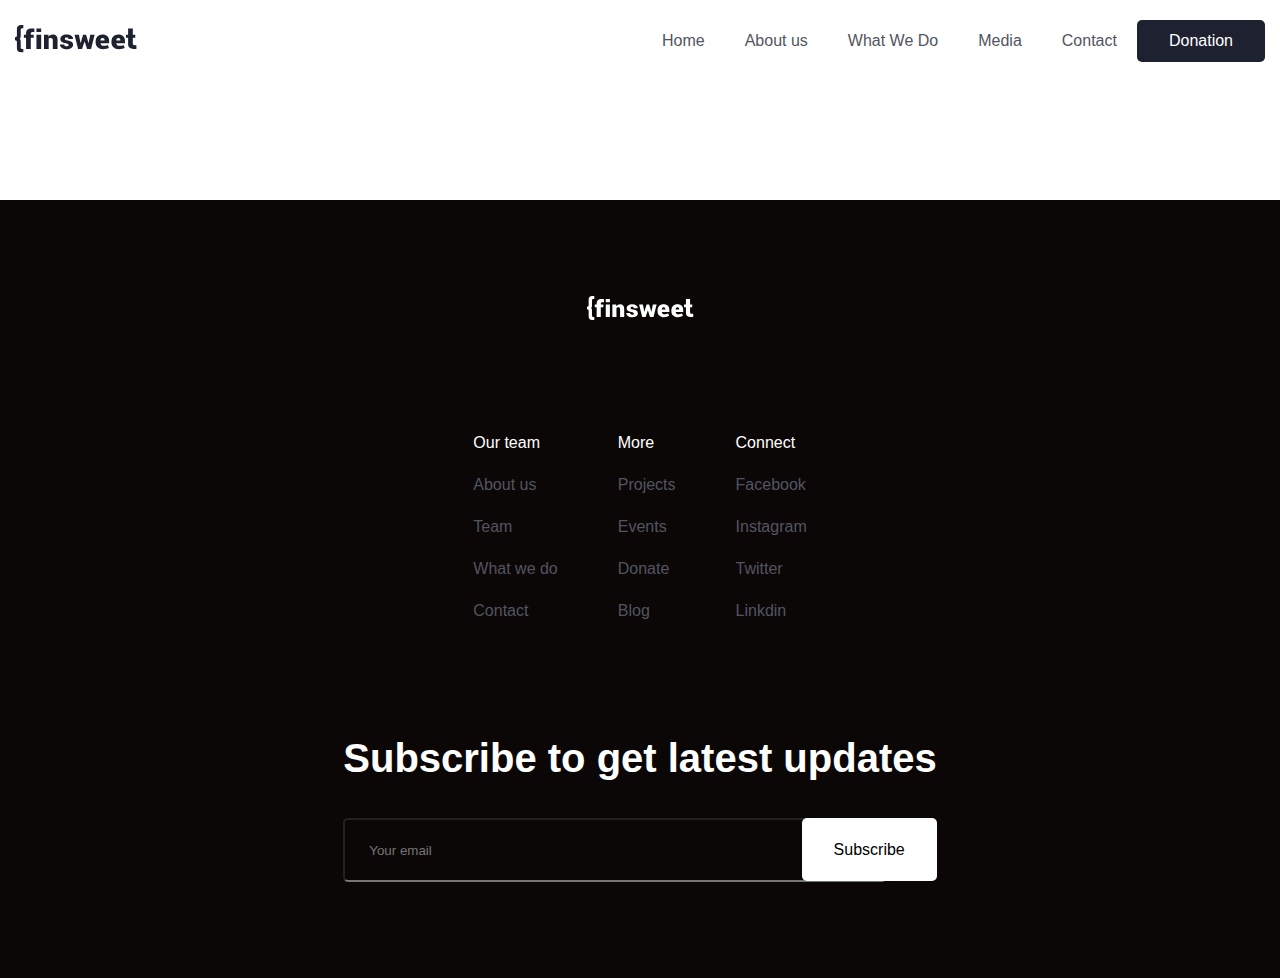
<file: index.html>
<!DOCTYPE html>
<html lang="en">
  <head>
    <meta charset="UTF-8" />
    <meta name="viewport" content="width=device-width, initial-scale=1.0" />
    <title>Home Page</title>
    <link rel="stylesheet" href="./css/style.css" />
  </head>
  <body>
    <header>
      <nav>
        <div class="container">
          <div class="nav-brand">
            <img src="./images/Logo.svg" alt="logo?" />
            <img id="hamburger" src="./images/hamburger.svg" alt="menu" />
          </div>
          <div class="menu">
            <ul class="menu-link nav-menu">
              <li>
                <a class="menu-link-a" href="#">Home</a>
              </li>
              <li>
                <a class="menu-link-a" href="./html/about.html">About us</a>
              </li>
              <li>
                <a class="menu-link-a" href="./html/what.html">What We Do</a>
              </li>
              <li>
                <a class="menu-link-a" href="./html/media.html">Media</a>
              </li>
              <li>
                <a class="menu-link-a" href="./html/contact.html">Contact</a>
              </li>
            </ul>
            <a class="don" href="./html/donation.html">Donation</a>
          </div>
        </div>
      </nav>
    </header>

    <footer>
      <div class="container-footer">
        <div class="footer-brand">
          <img src="./images/Logowhite.svg" alt="logo?" />
        </div>
        <div class="footer-menu">
          <div class="footer-menu_link">
            <a class="our-team" href="#">Our team</a>
            <a class="footer-menu_linka" href="./html/about.html">About us</a>
            <a class="footer-menu_linka" href="./html/team.html">Team</a>
            <a class="footer-menu_linka" href="./html/what.html">What we do</a>
            <a class="footer-menu_linka" href="./html/contact.html">Contact</a>
          </div>
          <div class="footer-menu_link">
            <a class="our-team" href="#">More</a>
            <a class="footer-menu_linka" href="./html/project.html">Projects</a>
            <a class="footer-menu_linka" href="./html/event.html">Events</a>
            <a class="footer-menu_linka" href="./html/donation.html">Donate</a>
            <a class="footer-menu_linka" href="./html/blog.html">Blog</a>
          </div>
          <div class="footer-menu_link">
            <a class="our-team" href="#">Connect</a>
            <a class="footer-menu_linka" href="#">Facebook</a>
            <a class="footer-menu_linka" href="#">Instagram</a>
            <a class="footer-menu_linka" href="#">Twitter</a>
            <a class="footer-menu_linka" href="#">Linkdin</a>
          </div>
        </div>
        <div class="footer-inputs">
          <h1 class="footer-inputs-text">Subscribe to get latest updates</h1>
          <form class="form">
            <input class="footer-input" type="text" placeholder="Your email" />
            <p class="footer-p">Subscribe</p>
          </form>
        </div>
      </div>
    </footer>

    <script src="./js/main.js"></script>
  </body>
</html>
</file>
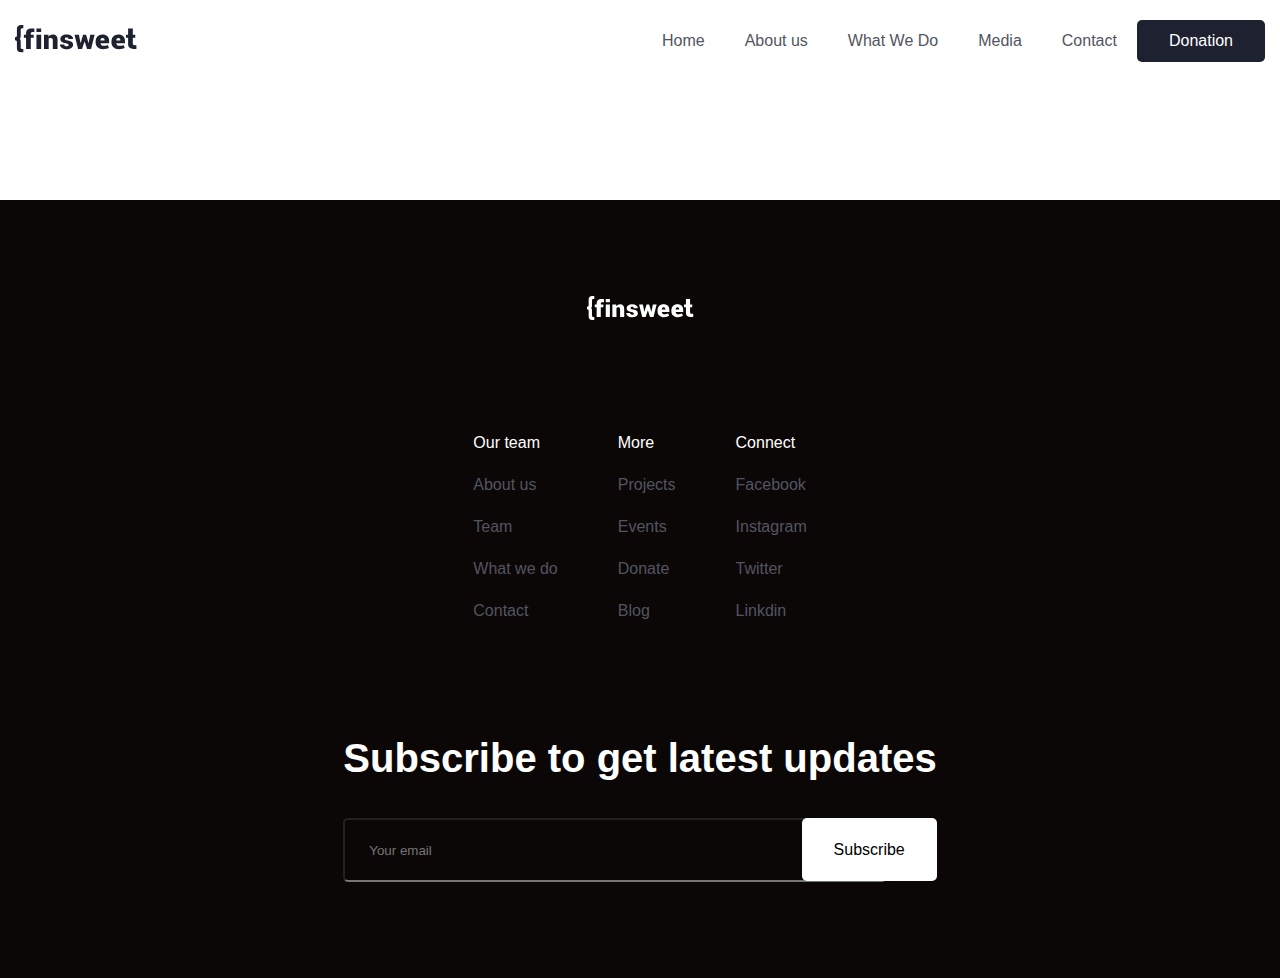
<file: html/about.html>
<!DOCTYPE html>
<html lang="en">
  <head>
    <meta charset="UTF-8" />
    <meta name="viewport" content="width=device-width, initial-scale=1.0" />
    <title>About Us</title>
    <link rel="stylesheet" href="../css/about.css" />
  </head>
  <body>
    <header>
      <nav>
        <div class="container">
          <div class="nav-brand">
            <img src="../images/Logo.svg" alt="logo?" />
            <img id="hamburger" src="../images/hamburger.svg" alt="menu" />
          </div>
          <div class="menu">
            <ul class="menu-link nav-menu">
              <li>
                <a class="menu-link-a" href="../index.html">Home</a>
              </li>
              <li>
                <a class="menu-link-a" href="#">About us</a>
              </li>
              <li>
                <a class="menu-link-a" href="./what.html">What We Do</a>
              </li>
              <li>
                <a class="menu-link-a" href="./media.html">Media</a>
              </li>
              <li>
                <a class="menu-link-a" href="./contact.html">Contact</a>
              </li>
            </ul>
            <a class="don" href="./donation.html">Donation</a>
          </div>
        </div>
      </nav>
    </header>

    <footer>
      <div class="container-footer">
        <div class="footer-brand">
          <img src="../images/Logowhite.svg" alt="logo?" />
        </div>
        <div class="footer-menu">
          <div class="footer-menu_link">
            <a class="our-team" href="#">Our team</a>
            <a class="footer-menu_linka" href="#">About us</a>
            <a class="footer-menu_linka" href="./team.html">Team</a>
            <a class="footer-menu_linka" href="./what.html">What we do</a>
            <a class="footer-menu_linka" href="./contact.html">Contact</a>
          </div>
          <div class="footer-menu_link">
            <a class="our-team" href="#">More</a>
            <a class="footer-menu_linka" href="./project.html">Projects</a>
            <a class="footer-menu_linka" href="./event.html">Events</a>
            <a class="footer-menu_linka" href="./donation.html">Donate</a>
            <a class="footer-menu_linka" href="./blog.html">Blog</a>
          </div>
          <div class="footer-menu_link">
            <a class="our-team" href="#">Connect</a>
            <a class="footer-menu_linka" href="#">Facebook</a>
            <a class="footer-menu_linka" href="#">Instagram</a>
            <a class="footer-menu_linka" href="#">Twitter</a>
            <a class="footer-menu_linka" href="#">Linkdin</a>
          </div>
        </div>
        <div class="footer-inputs">
          <h1 class="footer-inputs-text">Subscribe to get latest updates</h1>
          <form class="form">
            <input class="footer-input" type="text" placeholder="Your email" />
            <p class="footer-p">Subscribe</p>
          </form>
        </div>
      </div>
    </footer>

    <script src="../js/main.js"></script>
  </body>
</html>
</file>
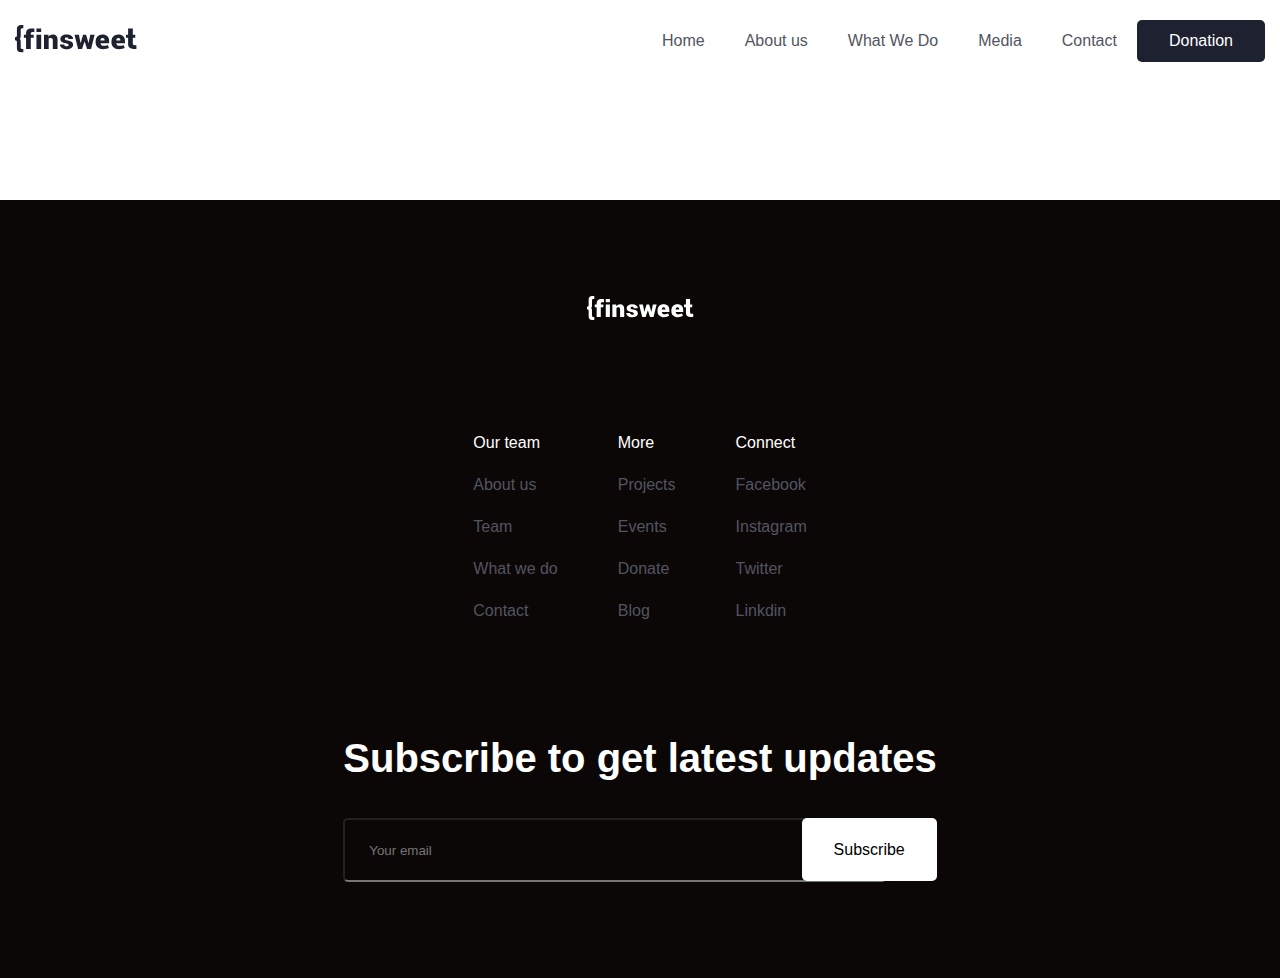
<file: html/blog.html>
<!DOCTYPE html>
<html lang="en">
  <head>
    <meta charset="UTF-8" />
    <meta name="viewport" content="width=device-width, initial-scale=1.0" />
    <title>Blog post read more</title>
    <link rel="stylesheet" href="../css/blog.css" />
  </head>
  <body>
    <header>
      <nav>
        <div class="container">
          <div class="nav-brand">
            <img src="../images/Logo.svg" alt="logo?" />
            <img id="hamburger" src="../images/hamburger.svg" alt="menu" />
          </div>
          <div class="menu">
            <ul class="menu-link nav-menu">
              <li>
                <a class="menu-link-a" href="../index.html">Home</a>
              </li>
              <li>
                <a class="menu-link-a" href="./about.html">About us</a>
              </li>
              <li>
                <a class="menu-link-a" href="./what.html">What We Do</a>
              </li>
              <li>
                <a class="menu-link-a" href="./media.html">Media</a>
              </li>
              <li>
                <a class="menu-link-a" href="./contact.html">Contact</a>
              </li>
            </ul>
            <a class="don" href="./donation.html">Donation</a>
          </div>
        </div>
      </nav>
    </header>

    <footer>
      <div class="container-footer">
        <div class="footer-brand">
          <img src="../images/Logowhite.svg" alt="logo?" />
        </div>
        <div class="footer-menu">
          <div class="footer-menu_link">
            <a class="our-team" href="#">Our team</a>
            <a class="footer-menu_linka" href="./about.html">About us</a>
            <a class="footer-menu_linka" href="./team.html">Team</a>
            <a class="footer-menu_linka" href="./what.html">What we do</a>
            <a class="footer-menu_linka" href="./contact.html">Contact</a>
          </div>
          <div class="footer-menu_link">
            <a class="our-team" href="#">More</a>
            <a class="footer-menu_linka" href="./project.html">Projects</a>
            <a class="footer-menu_linka" href="./event.html">Events</a>
            <a class="footer-menu_linka" href="./donation.html">Donate</a>
            <a class="footer-menu_linka" href="#">Blog</a>
          </div>
          <div class="footer-menu_link">
            <a class="our-team" href="#">Connect</a>
            <a class="footer-menu_linka" href="#">Facebook</a>
            <a class="footer-menu_linka" href="#">Instagram</a>
            <a class="footer-menu_linka" href="#">Twitter</a>
            <a class="footer-menu_linka" href="#">Linkdin</a>
          </div>
        </div>
        <div class="footer-inputs">
          <h1 class="footer-inputs-text">Subscribe to get latest updates</h1>
          <form class="form">
            <input class="footer-input" type="text" placeholder="Your email" />
            <p class="footer-p">Subscribe</p>
          </form>
        </div>
      </div>
    </footer>

    <script src="../js/main.js"></script>
  </body>
</html>
</file>
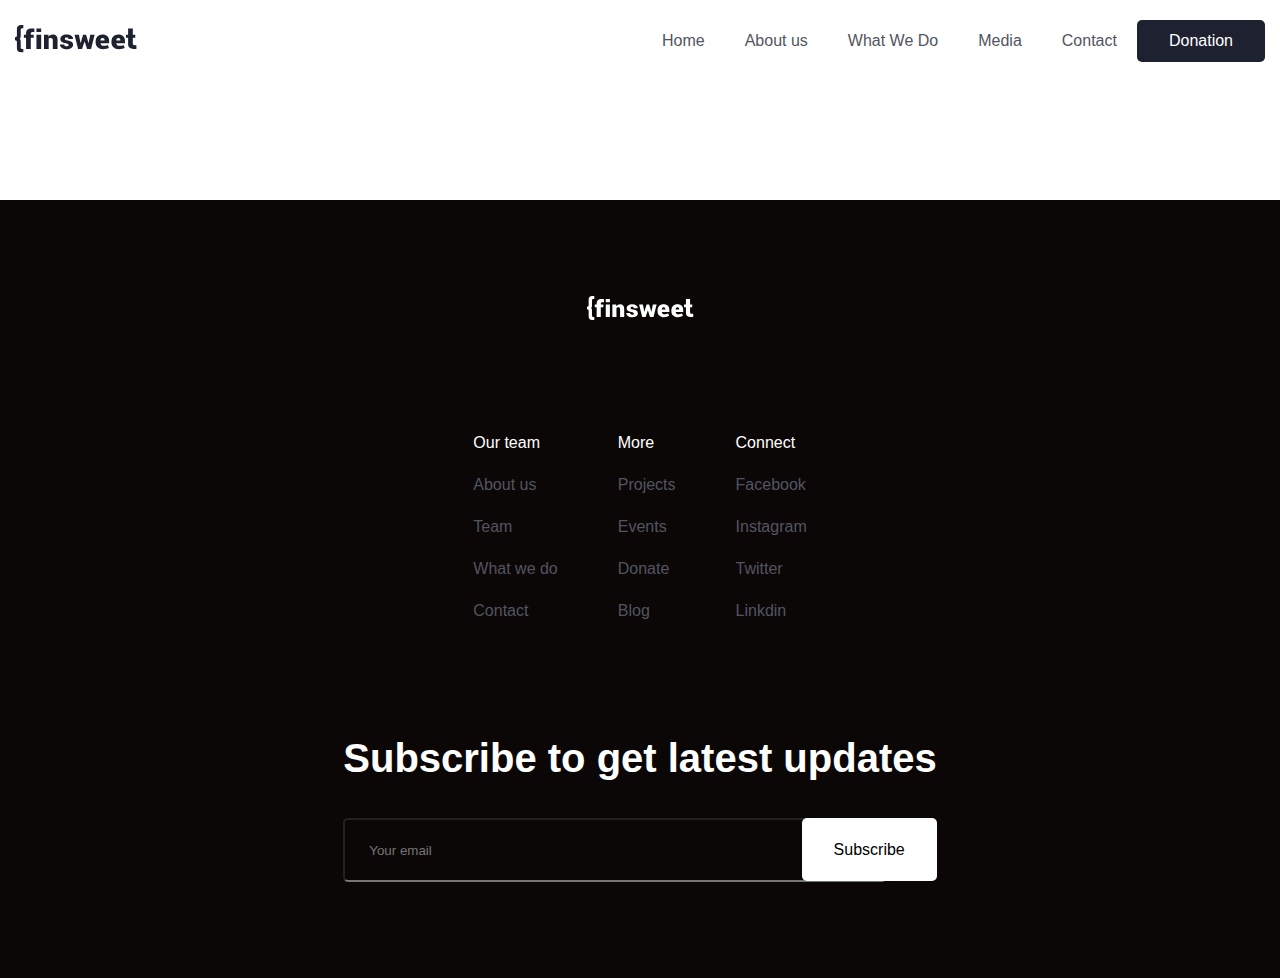
<file: html/contact.html>
<!DOCTYPE html>
<html lang="en">
  <head>
    <meta charset="UTF-8" />
    <meta name="viewport" content="width=device-width, initial-scale=1.0" />
    <title>Contact Us</title>
    <link rel="stylesheet" href="../css/contact.css" />
  </head>
  <body>
    <header>
      <nav>
        <div class="container">
          <div class="nav-brand">
            <img src="../images/Logo.svg" alt="logo?" />
            <img id="hamburger" src="../images/hamburger.svg" alt="menu" />
          </div>
          <div class="menu">
            <ul class="menu-link nav-menu">
              <li>
                <a class="menu-link-a" href="../index.html">Home</a>
              </li>
              <li>
                <a class="menu-link-a" href="./about.html">About us</a>
              </li>
              <li>
                <a class="menu-link-a" href="./what.html">What We Do</a>
              </li>
              <li>
                <a class="menu-link-a" href="./media.html">Media</a>
              </li>
              <li>
                <a class="menu-link-a" href="#">Contact</a>
              </li>
            </ul>
            <a class="don" href="./donation.html">Donation</a>
          </div>
        </div>
      </nav>
    </header>

    <footer>
      <div class="container-footer">
        <div class="footer-brand">
          <img src="../images/Logowhite.svg" alt="logo?" />
        </div>
        <div class="footer-menu">
          <div class="footer-menu_link">
            <a class="our-team" href="#">Our team</a>
            <a class="footer-menu_linka" href="./about.html">About us</a>
            <a class="footer-menu_linka" href="./team.html">Team</a>
            <a class="footer-menu_linka" href="./what.html">What we do</a>
            <a class="footer-menu_linka" href="#">Contact</a>
          </div>
          <div class="footer-menu_link">
            <a class="our-team" href="#">More</a>
            <a class="footer-menu_linka" href="./project.html">Projects</a>
            <a class="footer-menu_linka" href="./event.html">Events</a>
            <a class="footer-menu_linka" href="./donation.html">Donate</a>
            <a class="footer-menu_linka" href="./blog.html">Blog</a>
          </div>
          <div class="footer-menu_link">
            <a class="our-team" href="#">Connect</a>
            <a class="footer-menu_linka" href="#">Facebook</a>
            <a class="footer-menu_linka" href="#">Instagram</a>
            <a class="footer-menu_linka" href="#">Twitter</a>
            <a class="footer-menu_linka" href="#">Linkdin</a>
          </div>
        </div>
        <div class="footer-inputs">
          <h1 class="footer-inputs-text">Subscribe to get latest updates</h1>
          <form class="form">
            <input class="footer-input" type="text" placeholder="Your email" />
            <p class="footer-p">Subscribe</p>
          </form>
        </div>
      </div>
    </footer>

    <script src="../js/main.js"></script>
  </body>
</html>
</file>
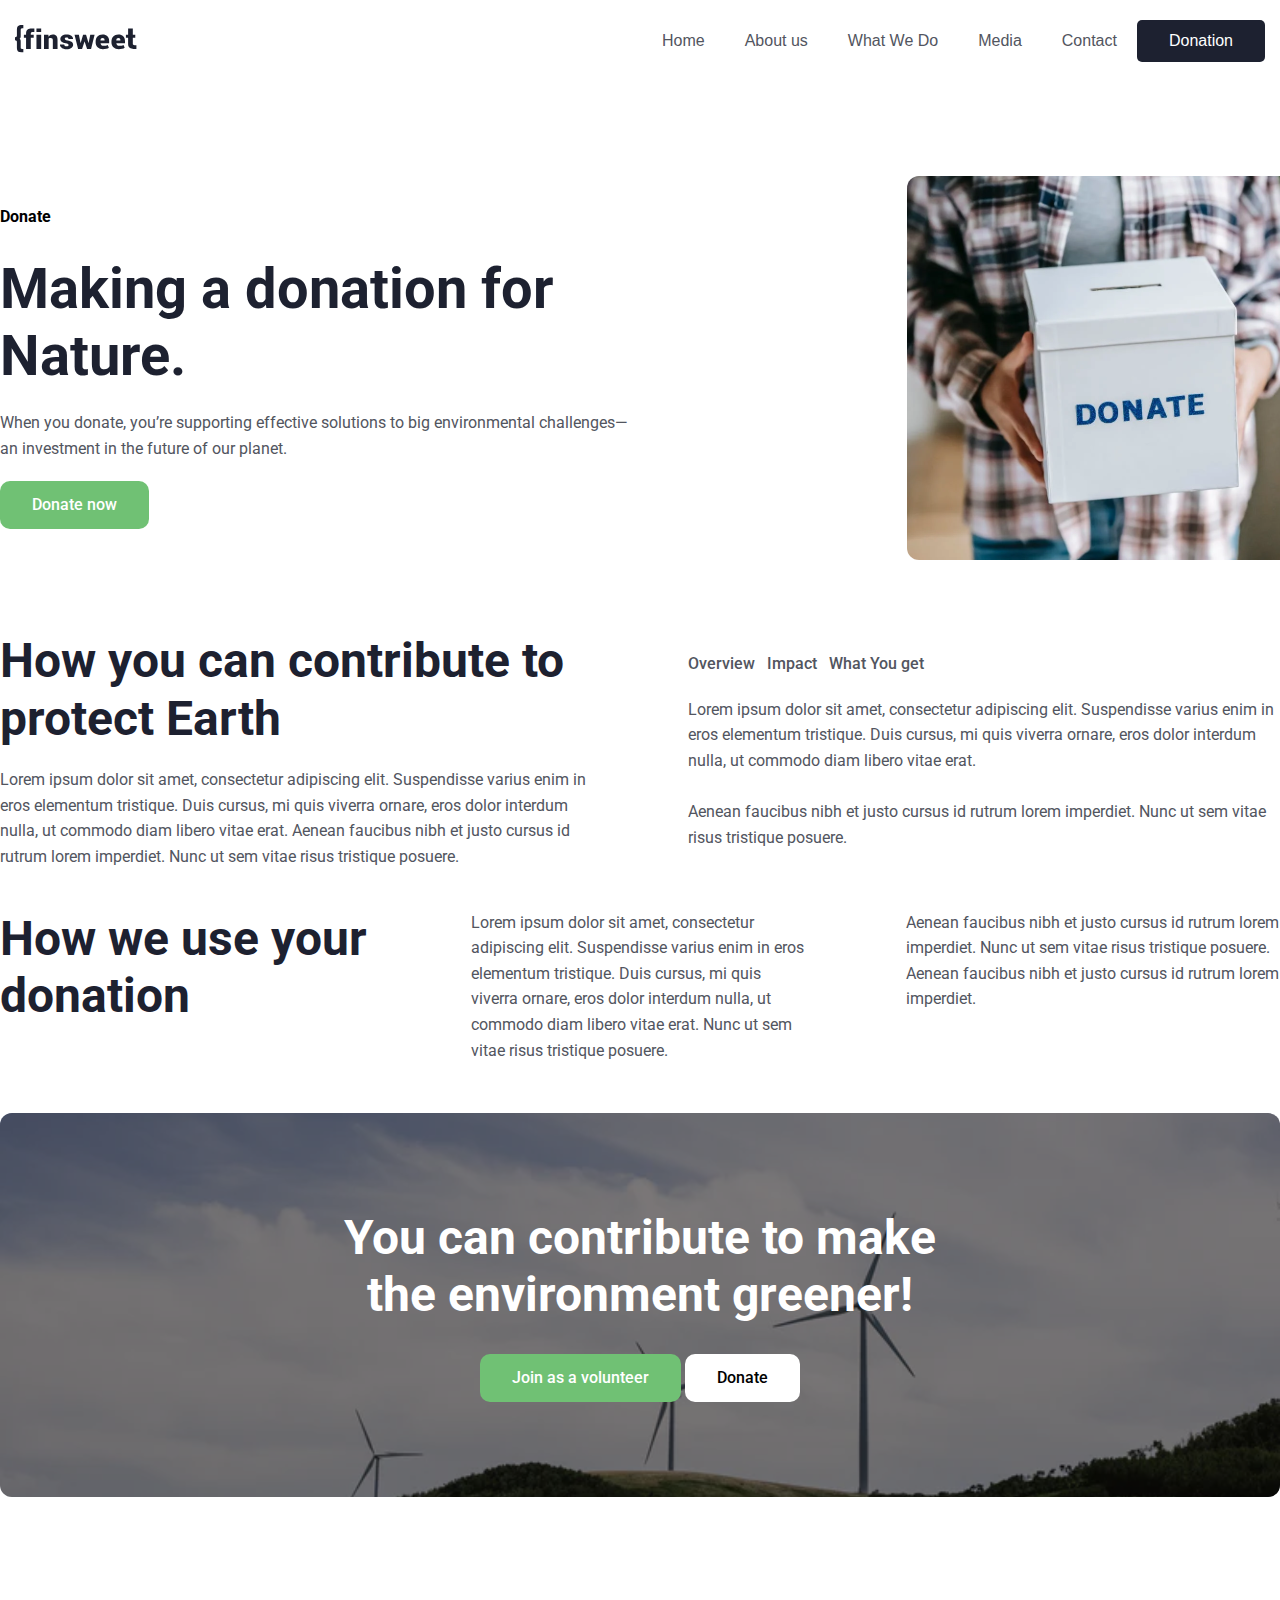
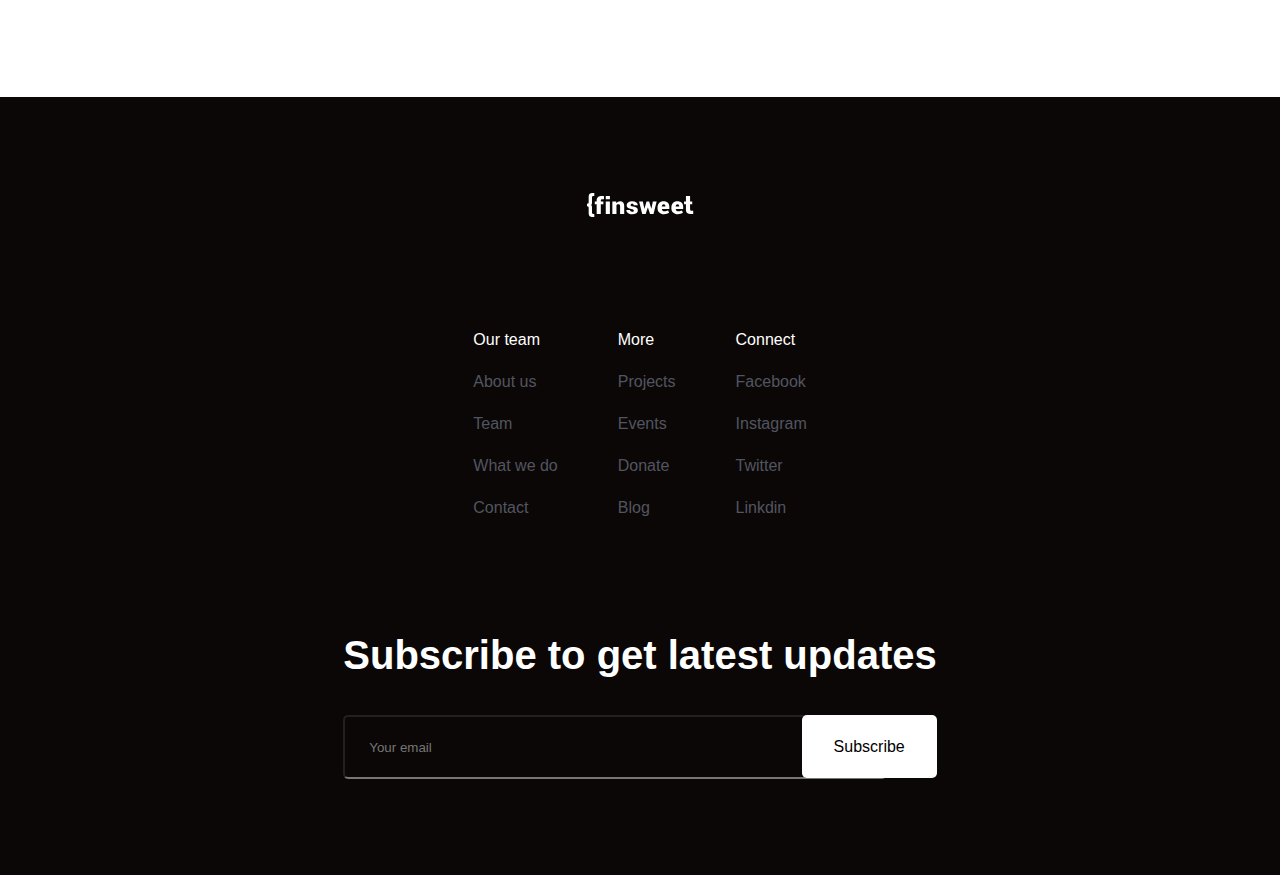
<file: html/donation.html>
<!DOCTYPE html>
<html lang="en">
  <head>
    <meta charset="UTF-8" />
    <meta name="viewport" content="width=device-width, initial-scale=1.0" />
    <title>Donation</title>
    <link rel="stylesheet" href="../css/donation.css" />
  </head>
  <body>
    <header>
      <nav>
        <div class="container">
          <div class="nav-brand">
            <img src="../images/Logo.svg" alt="logo?" />
            <img id="hamburger" src="../images/hamburger.svg" alt="menu" />
          </div>
          <div class="menu">
            <ul class="menu-link nav-menu">
              <li>
                <a class="menu-link-a" href="../index.html">Home</a>
              </li>
              <li>
                <a class="menu-link-a" href="./about.html">About us</a>
              </li>
              <li>
                <a class="menu-link-a" href="./what.html">What We Do</a>
              </li>
              <li>
                <a class="menu-link-a" href="./media.html">Media</a>
              </li>
              <li>
                <a class="menu-link-a" href="./contact.html">Contact</a>
              </li>
            </ul>
            <a class="don" href="#">Donation</a>
          </div>
        </div>
      </nav>
    </header>
    <div class="img_text">
      <div class="text">
        <h4>Donate</h4>
        <h2>Making a donation for Nature.</h2>
        <p>
          When you donate, you’re supporting effective solutions to big
          environmental challenges—an investment in the future of our planet.
        </p>
        <button>Donate now</button>
      </div>
      <img src="../images/Image (2).svg" alt="" />
    </div>
    <section>
      <div class="ipsume_gaps">
        <h2>How you can contribute to protect Earth</h2>
        <p>
          Lorem ipsum dolor sit amet, consectetur adipiscing elit. Suspendisse
          varius enim in eros elementum tristique. Duis cursus, mi quis viverra
          ornare, eros dolor interdum nulla, ut commodo diam libero vitae erat.
          Aenean faucibus nibh et justo cursus id rutrum lorem imperdiet. Nunc
          ut sem vitae risus tristique posuere.
        </p>
      </div>
      <div class="lorem_gaps">
        <div class="span">
          <a href="">Overview</a>
          <a href="">Impact</a>
          <a href="">What You get</a>
        </div>
        <div class="comment">
          <p>
            Lorem ipsum dolor sit amet, consectetur adipiscing elit. Suspendisse
            varius enim in eros elementum tristique. Duis cursus, mi quis
            viverra ornare, eros dolor interdum nulla, ut commodo diam libero
            vitae erat. <br />
            <br />
            Aenean faucibus nibh et justo cursus id rutrum lorem imperdiet. Nunc
            ut sem vitae risus tristique posuere.
          </p>
        </div>
      </div>
    </section>
    <div class="texts">
      <h2>How we use your donation</h2>
      <p class="pyu">
        Lorem ipsum dolor sit amet, consectetur adipiscing elit. Suspendisse
        varius enim in eros elementum tristique. Duis cursus, mi quis viverra
        ornare, eros dolor interdum nulla, ut commodo diam libero vitae erat.
        Nunc ut sem vitae risus tristique posuere.
      </p>
      <p class="p">
        Aenean faucibus nibh et justo cursus id rutrum lorem imperdiet. Nunc ut
        sem vitae risus tristique posuere. Aenean faucibus nibh et justo cursus
        id rutrum lorem imperdiet.
      </p>
    </div>
    <div class="background">
      <div class="thing">
        <h2>You can contribute to make the environment greener!</h2>
        <div class="button">
          <button class="btn">Join as a volunteer</button>
          <button class="btn-1">Donate</button>
        </div>
      </div>
    </div>
    <footer>
      <div class="container-footer">
        <div class="footer-brand">
          <img src="../images/Logowhite.svg" alt="logo?" />
        </div>
        <div class="footer-menu">
          <div class="footer-menu_link">
            <a class="our-team" href="#">Our team</a>
            <a class="footer-menu_linka" href="./about.html">About us</a>
            <a class="footer-menu_linka" href="./team.html">Team</a>
            <a class="footer-menu_linka" href="./what.html">What we do</a>
            <a class="footer-menu_linka" href="./contact.html">Contact</a>
          </div>
          <div class="footer-menu_link">
            <a class="our-team" href="#">More</a>
            <a class="footer-menu_linka" href="./project.html">Projects</a>
            <a class="footer-menu_linka" href="./event.html">Events</a>
            <a class="footer-menu_linka" href="#">Donate</a>
            <a class="footer-menu_linka" href="./blog.html">Blog</a>
          </div>
          <div class="footer-menu_link">
            <a class="our-team" href="#">Connect</a>
            <a class="footer-menu_linka" href="#">Facebook</a>
            <a class="footer-menu_linka" href="#">Instagram</a>
            <a class="footer-menu_linka" href="#">Twitter</a>
            <a class="footer-menu_linka" href="#">Linkdin</a>
          </div>
        </div>
        <div class="footer-inputs">
          <h1 class="footer-inputs-text">Subscribe to get latest updates</h1>
          <form class="form">
            <input class="footer-input" type="text" placeholder="Your email" />
            <p class="footer-p">Subscribe</p>
          </form>
        </div>
      </div>
    </footer>

    <script src="../js/main.js"></script>
  </body>
</html>
</file>
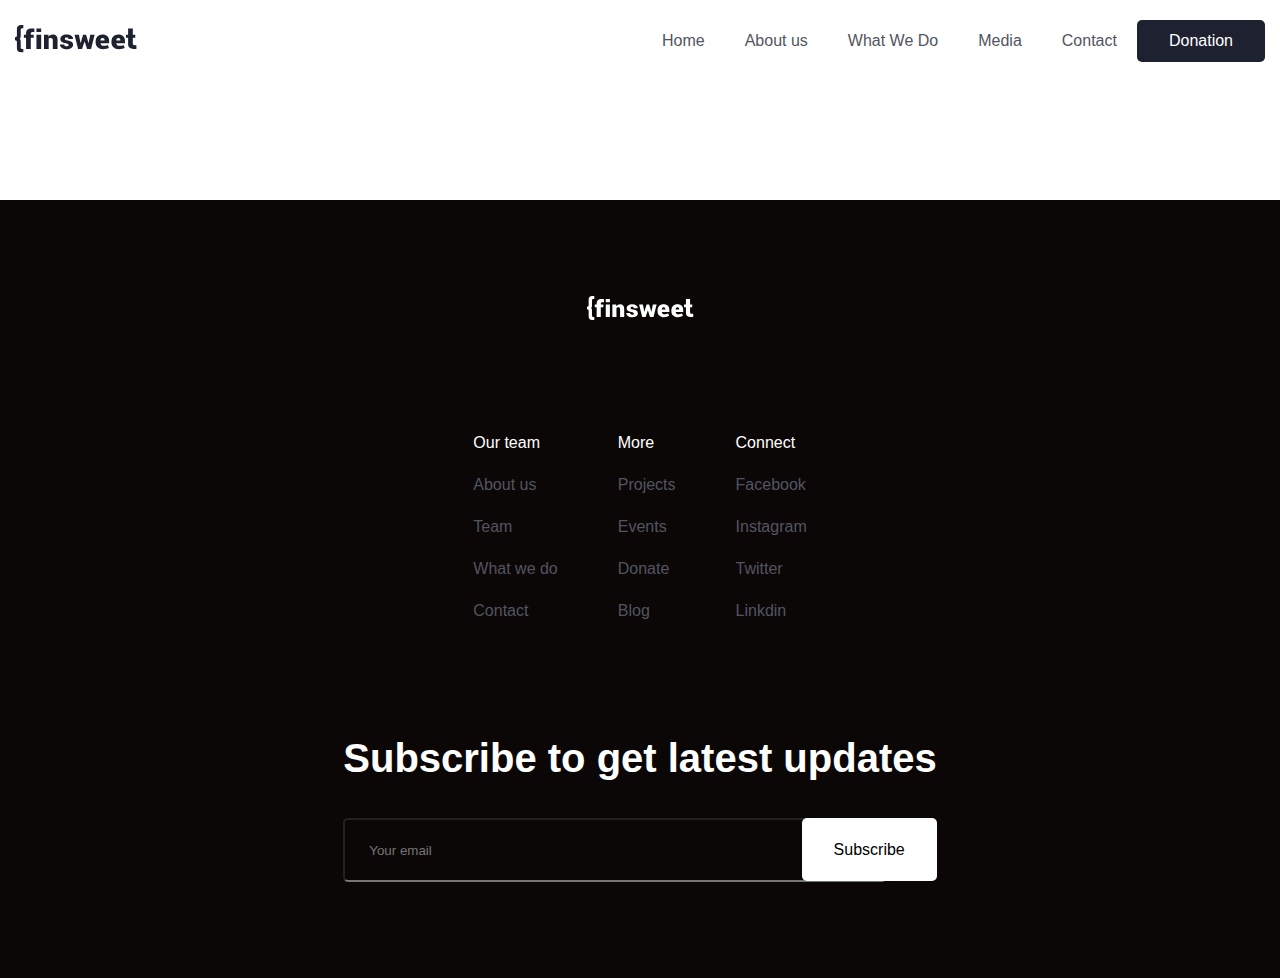
<file: html/event.html>
<!DOCTYPE html>
<html lang="en">
  <head>
    <meta charset="UTF-8" />
    <meta name="viewport" content="width=device-width, initial-scale=1.0" />
    <title>Event read more</title>
    <link rel="stylesheet" href="../css/event.css" />
  </head>
  <body>
    <header>
      <nav>
        <div class="container">
          <div class="nav-brand">
            <img src="../images/Logo.svg" alt="logo?" />
            <img id="hamburger" src="../images/hamburger.svg" alt="menu" />
          </div>
          <div class="menu">
            <ul class="menu-link nav-menu">
              <li>
                <a class="menu-link-a" href="../index.html">Home</a>
              </li>
              <li>
                <a class="menu-link-a" href="./about.html">About us</a>
              </li>
              <li>
                <a class="menu-link-a" href="./what.html">What We Do</a>
              </li>
              <li>
                <a class="menu-link-a" href="./media.html">Media</a>
              </li>
              <li>
                <a class="menu-link-a" href="./contact.html">Contact</a>
              </li>
            </ul>
            <a class="don" href="./donation.html">Donation</a>
          </div>
        </div>
      </nav>
    </header>

    <footer>
      <div class="container-footer">
        <div class="footer-brand">
          <img src="../images/Logowhite.svg" alt="logo?" />
        </div>
        <div class="footer-menu">
          <div class="footer-menu_link">
            <a class="our-team" href="#">Our team</a>
            <a class="footer-menu_linka" href="./about.html">About us</a>
            <a class="footer-menu_linka" href="./team.html">Team</a>
            <a class="footer-menu_linka" href="./what.html">What we do</a>
            <a class="footer-menu_linka" href="./contact.html">Contact</a>
          </div>
          <div class="footer-menu_link">
            <a class="our-team" href="#">More</a>
            <a class="footer-menu_linka" href="./project.html">Projects</a>
            <a class="footer-menu_linka" href="#">Events</a>
            <a class="footer-menu_linka" href="./donation.html">Donate</a>
            <a class="footer-menu_linka" href="./blog.html">Blog</a>
          </div>
          <div class="footer-menu_link">
            <a class="our-team" href="#">Connect</a>
            <a class="footer-menu_linka" href="#">Facebook</a>
            <a class="footer-menu_linka" href="#">Instagram</a>
            <a class="footer-menu_linka" href="#">Twitter</a>
            <a class="footer-menu_linka" href="#">Linkdin</a>
          </div>
        </div>
        <div class="footer-inputs">
          <h1 class="footer-inputs-text">Subscribe to get latest updates</h1>
          <form class="form">
            <input class="footer-input" type="text" placeholder="Your email" />
            <p class="footer-p">Subscribe</p>
          </form>
        </div>
      </div>
    </footer>

    <script src="../js/main.js"></script>
  </body>
</html>
</file>
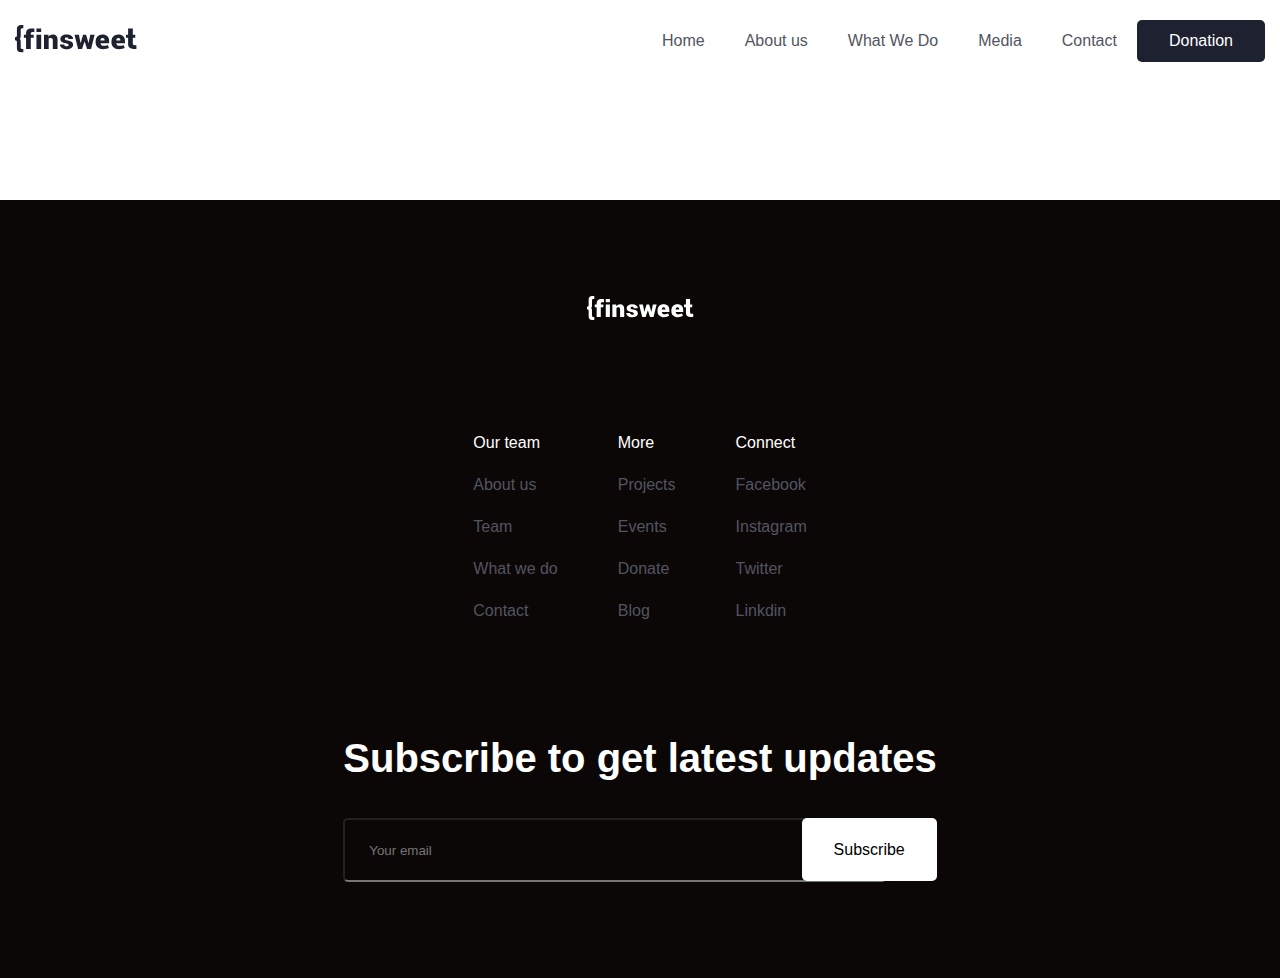
<file: html/media.html>
<!DOCTYPE html>
<html lang="en">
  <head>
    <meta charset="UTF-8" />
    <meta name="viewport" content="width=device-width, initial-scale=1.0" />
    <title>Media</title>
    <link rel="stylesheet" href="../css/media.css" />
  </head>
  <body>
    <header>
      <nav>
        <div class="container">
          <div class="nav-brand">
            <img src="../images/Logo.svg" alt="logo?" />
            <img id="hamburger" src="../images/hamburger.svg" alt="menu" />
          </div>
          <div class="menu">
            <ul class="menu-link nav-menu">
              <li>
                <a class="menu-link-a" href="../index.html">Home</a>
              </li>
              <li>
                <a class="menu-link-a" href="./about.html">About us</a>
              </li>
              <li>
                <a class="menu-link-a" href="./what.html">What We Do</a>
              </li>
              <li>
                <a class="menu-link-a" href="#">Media</a>
              </li>
              <li>
                <a class="menu-link-a" href="./contact.html">Contact</a>
              </li>
            </ul>
            <a class="don" href="./donation.html">Donation</a>
          </div>
        </div>
      </nav>
    </header>

    <footer>
      <div class="container-footer">
        <div class="footer-brand">
          <img src="../images/Logowhite.svg" alt="logo?" />
        </div>
        <div class="footer-menu">
          <div class="footer-menu_link">
            <a class="our-team" href="#">Our team</a>
            <a class="footer-menu_linka" href="./about.html">About us</a>
            <a class="footer-menu_linka" href="./team.html">Team</a>
            <a class="footer-menu_linka" href="./what.html">What we do</a>
            <a class="footer-menu_linka" href="./contact.html">Contact</a>
          </div>
          <div class="footer-menu_link">
            <a class="our-team" href="#">More</a>
            <a class="footer-menu_linka" href="./project.html">Projects</a>
            <a class="footer-menu_linka" href="./event.html">Events</a>
            <a class="footer-menu_linka" href="./donation.html">Donate</a>
            <a class="footer-menu_linka" href="./blog.html">Blog</a>
          </div>
          <div class="footer-menu_link">
            <a class="our-team" href="#">Connect</a>
            <a class="footer-menu_linka" href="#">Facebook</a>
            <a class="footer-menu_linka" href="#">Instagram</a>
            <a class="footer-menu_linka" href="#">Twitter</a>
            <a class="footer-menu_linka" href="#">Linkdin</a>
          </div>
        </div>
        <div class="footer-inputs">
          <h1 class="footer-inputs-text">Subscribe to get latest updates</h1>
          <form class="form">
            <input class="footer-input" type="text" placeholder="Your email" />
            <p class="footer-p">Subscribe</p>
          </form>
        </div>
      </div>
    </footer>

    <script src="../js/main.js"></script>
  </body>
</html>
</file>
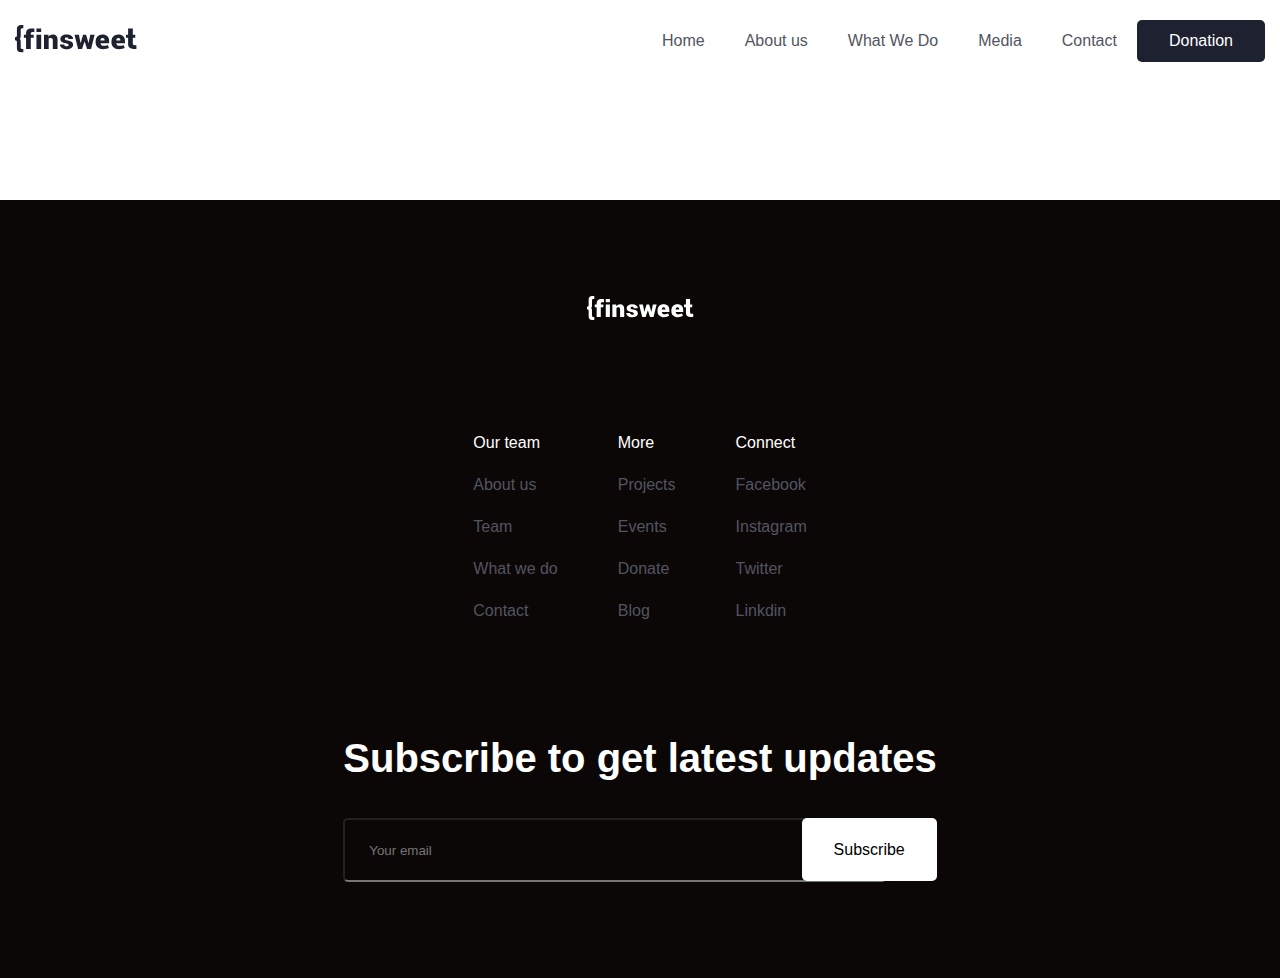
<file: html/project.html>
<!DOCTYPE html>
<html lang="en">
  <head>
    <meta charset="UTF-8" />
    <meta name="viewport" content="width=device-width, initial-scale=1.0" />
    <title>Project read more</title>
    <link rel="stylesheet" href="../css/project.css" />
  </head>
  <body>
    <header>
      <nav>
        <div class="container">
          <div class="nav-brand">
            <img src="../images/Logo.svg" alt="logo?" />
            <img id="hamburger" src="../images/hamburger.svg" alt="menu" />
          </div>
          <div class="menu">
            <ul class="menu-link nav-menu">
              <li>
                <a class="menu-link-a" href="../index.html">Home</a>
              </li>
              <li>
                <a class="menu-link-a" href="./about.html">About us</a>
              </li>
              <li>
                <a class="menu-link-a" href="./what.html">What We Do</a>
              </li>
              <li>
                <a class="menu-link-a" href="./media.html">Media</a>
              </li>
              <li>
                <a class="menu-link-a" href="./contact.html">Contact</a>
              </li>
            </ul>
            <a class="don" href="./donation.html">Donation</a>
          </div>
        </div>
      </nav>
    </header>

    <footer>
      <div class="container-footer">
        <div class="footer-brand">
          <img src="../images/Logowhite.svg" alt="logo?" />
        </div>
        <div class="footer-menu">
          <div class="footer-menu_link">
            <a class="our-team" href="#">Our team</a>
            <a class="footer-menu_linka" href="./about.html">About us</a>
            <a class="footer-menu_linka" href="./team.html">Team</a>
            <a class="footer-menu_linka" href="./what.html">What we do</a>
            <a class="footer-menu_linka" href="./contact.html">Contact</a>
          </div>
          <div class="footer-menu_link">
            <a class="our-team" href="#">More</a>
            <a class="footer-menu_linka" href="#">Projects</a>
            <a class="footer-menu_linka" href="./event.html">Events</a>
            <a class="footer-menu_linka" href="./donation.html">Donate</a>
            <a class="footer-menu_linka" href="./blog.html">Blog</a>
          </div>
          <div class="footer-menu_link">
            <a class="our-team" href="#">Connect</a>
            <a class="footer-menu_linka" href="#">Facebook</a>
            <a class="footer-menu_linka" href="#">Instagram</a>
            <a class="footer-menu_linka" href="#">Twitter</a>
            <a class="footer-menu_linka" href="#">Linkdin</a>
          </div>
        </div>
        <div class="footer-inputs">
          <h1 class="footer-inputs-text">Subscribe to get latest updates</h1>
          <form class="form">
            <input class="footer-input" type="text" placeholder="Your email" />
            <p class="footer-p">Subscribe</p>
          </form>
        </div>
      </div>
    </footer>

    <script src="../js/main.js"></script>
  </body>
</html>
</file>
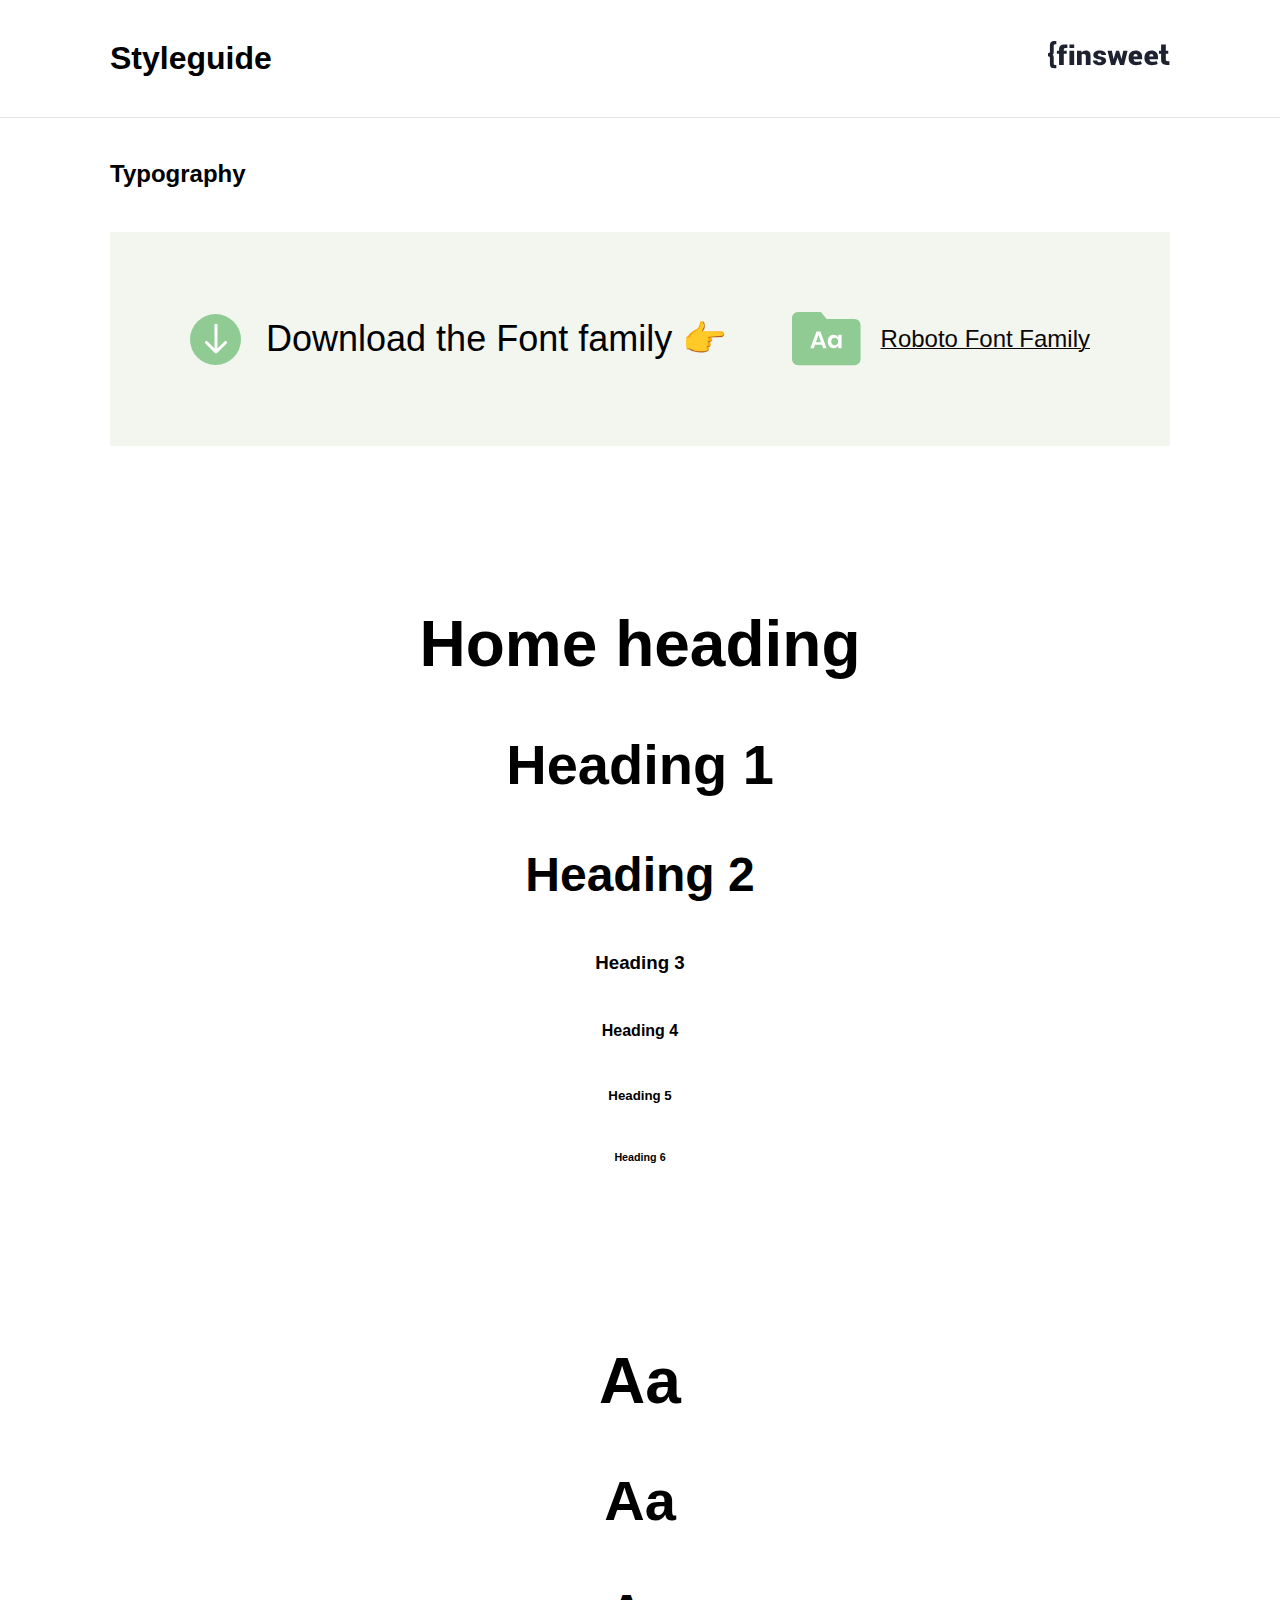
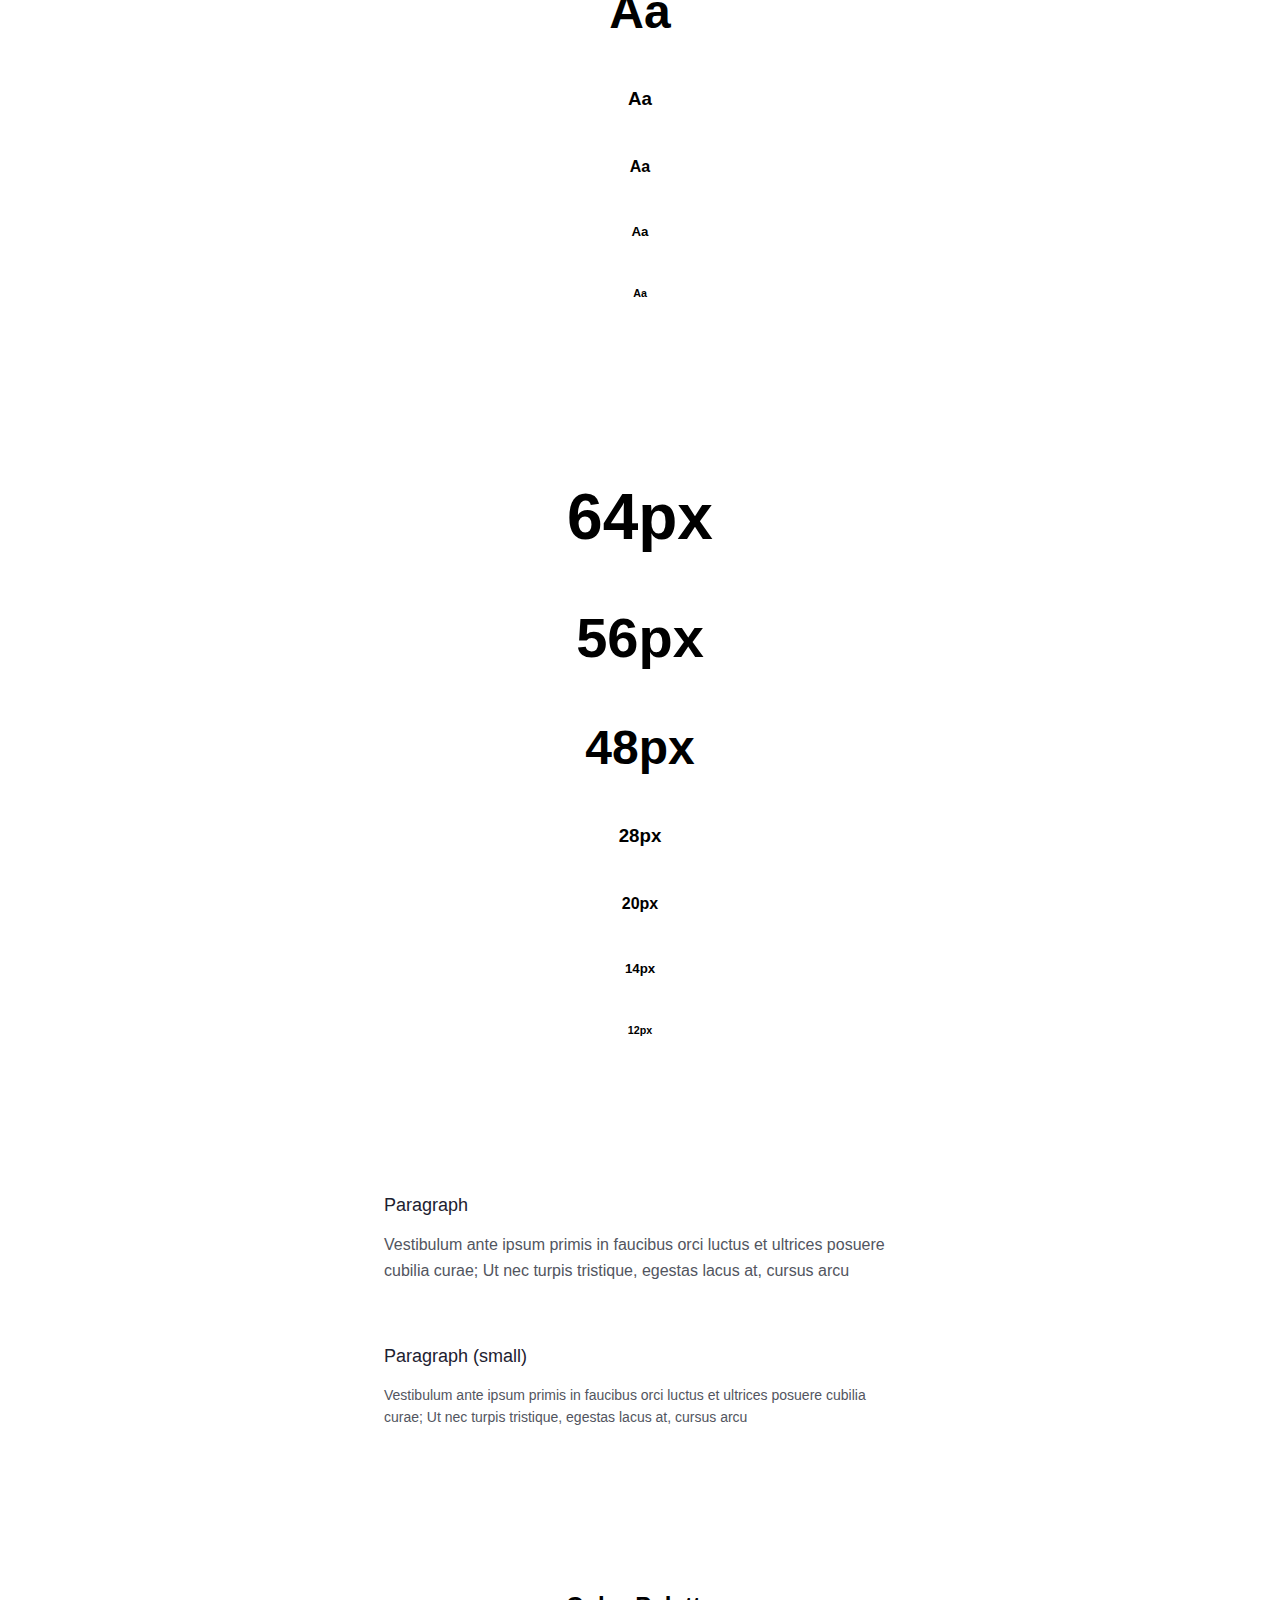
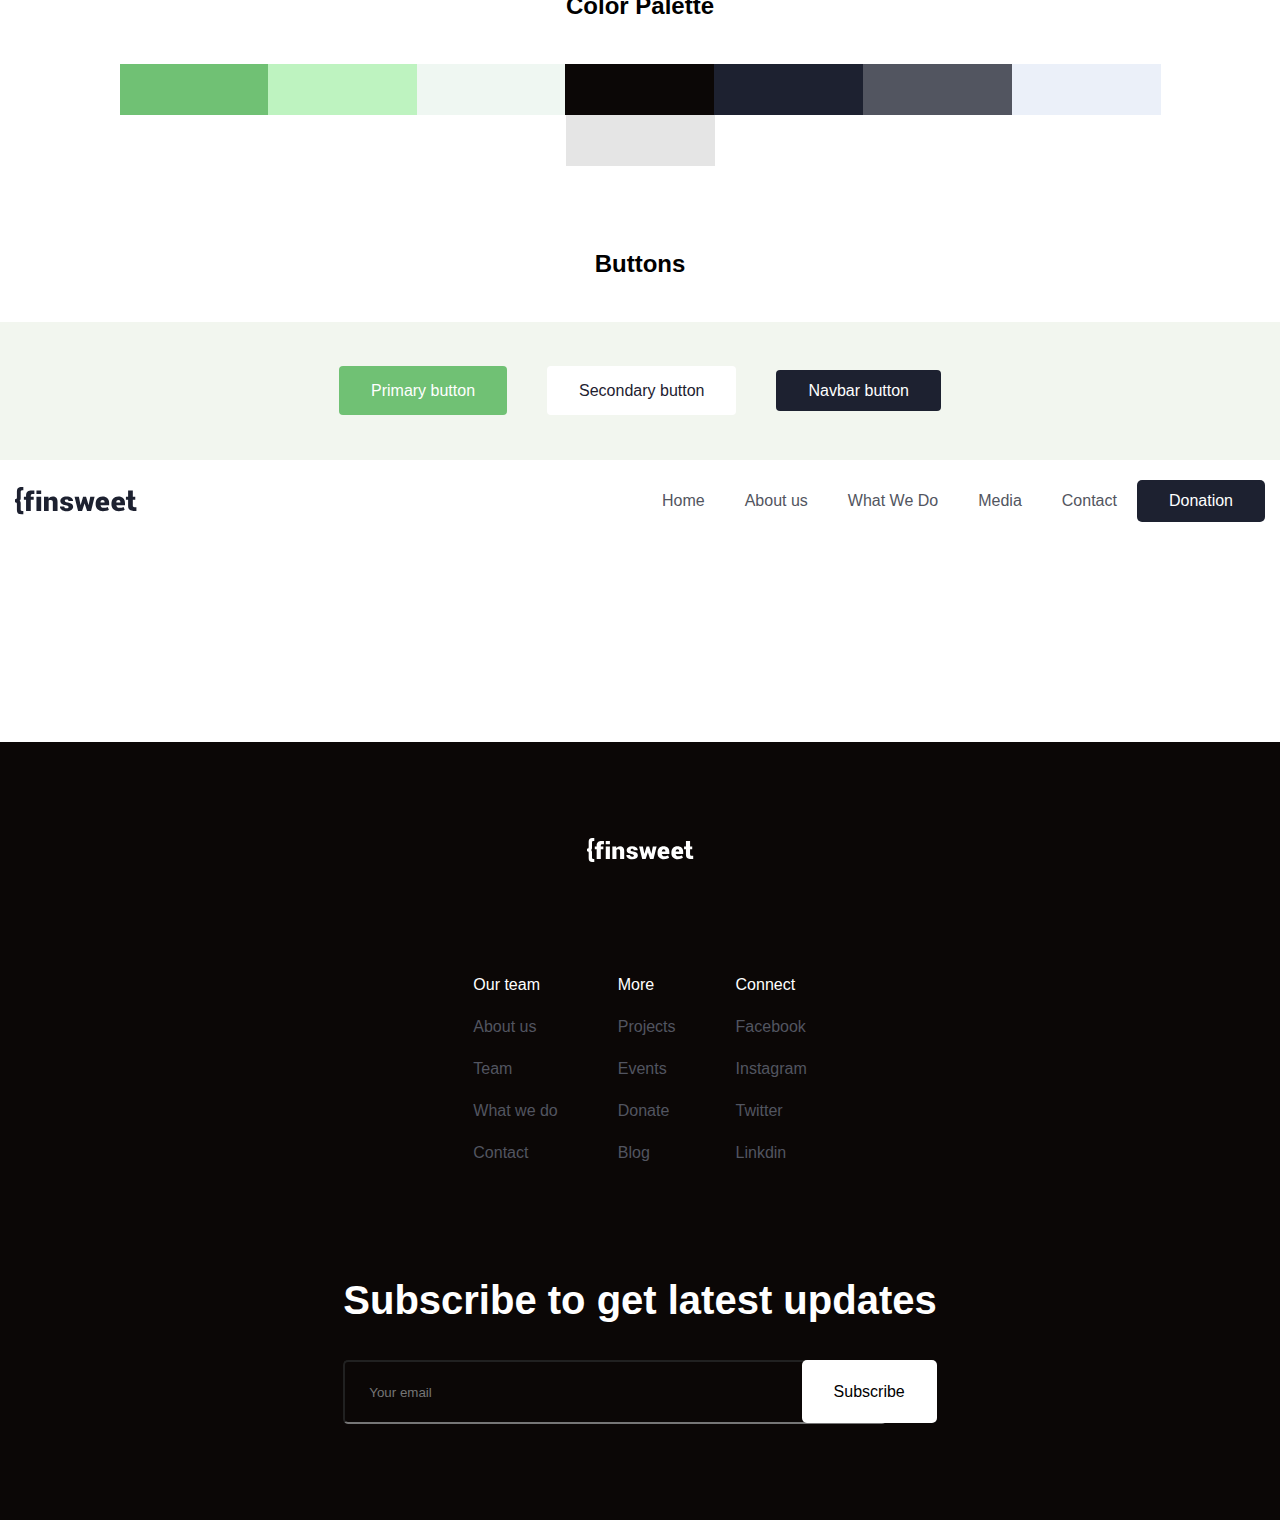
<file: html/team.html>
<!DOCTYPE html>
<html lang="en">
  <head>
    <meta charset="UTF-8" />
    <meta name="viewport" content="width=device-width, initial-scale=1.0" />
    <title>Styleguide</title>
    <link rel="stylesheet" href="../css/team.css" />
  </head>
  <body>
    <div class="head">
      <div class="head-menu">
        <div class="head-logo">
          <h1>Styleguide</h1>
        </div>
        <div class="head-logo1">
          <img src="../images/Logo.svg" alt="logo?" />
        </div>
      </div>
    </div>

    <div class="style-head">
      <div class="style-heade_logo">
        <p class="style-head__link">Typography</p>
      </div>
      <div class="style-head_body">
        <div class="download-icon">
          <img src="../images/Download.svg" alt="download?" />
          <p class="style-head_body_link">Download the Font family 👉</p>
        </div>
        <div class="download-link">
          <img src="../images/Download1.svg" alt="file?" />
          <a
            class="download-link__a"
            href="https://fonts.google.com/specimen/Roboto"
            >Roboto Font Family</a
          >
        </div>
      </div>
    </div>

    <div class="style-body">
      <div class="headings">
        <h1 class="heading_link">Home heading</h1>
        <h1 class="heading1_link">Heading 1</h1>
        <h2 class="heading2_link">Heading 2</h2>
        <h3 class="heading3_link">Heading 3</h3>
        <h4 class="heading4_link">Heading 4</h4>
        <h5 class="heading5_link">Heading 5</h5>
        <h6 class="heading6_link">Heading 6</h6>
      </div>
      <div class="lang">
        <h1 class="heading_link">Aa</h1>
        <h1 class="heading1_link">Aa</h1>
        <h2 class="heading2_link">Aa</h2>
        <h3 class="headin3_link">Aa</h3>
        <h4 class="heading4_link">Aa</h4>
        <h5 class="heading5_link">Aa</h5>
        <h6 class="heading6_link">Aa</h6>
      </div>
      <div class="pixels">
        <h1 class="heading_link">64px</h1>
        <h1 class="heading1_link">56px</h1>
        <h2 class="heading2_link">48px</h2>
        <h3 class="headin3_link">28px</h3>
        <h4 class="heading4_link">20px</h4>
        <h5 class="heading5_link">14px</h5>
        <h6 class="heading6_link">12px</h6>
      </div>
    </div>

    <div class="paragraph">
      <div class="paragraphnormal">
        <p class="normal">Paragraph</p>
        <p class="normal1">
          Vestibulum ante ipsum primis in faucibus orci luctus et ultrices
          posuere cubilia curae; Ut nec turpis tristique, egestas lacus at,
          cursus arcu
        </p>
      </div>
      <div class="paragraphsmall">
        <p class="small">Paragraph (small)</p>
        <p class="small1">
          Vestibulum ante ipsum primis in faucibus orci luctus et ultrices
          posuere cubilia curae; Ut nec turpis tristique, egestas lacus at,
          cursus arcu
        </p>
      </div>
    </div>

    <div class="color">
      <p class="color-palette">Color Palette</p>
      <div class="colors">
        <div class="green-primary"></div>
        <div class="green-secondary"></div>
        <div class="green-tertiary"></div>
        <div class="black"></div>
        <div class="primary-text"></div>
        <div class="secondary-text"></div>
        <div class="off-white"></div>
        <div class="border"></div>
      </div>
    </div>

    <div class="button"> 
      <p class="but">Buttons</p>
      <div class="buttons">
        <div>
          <a class="primary-button" href="#">Primary button</a>
        </div>
        <div>
        <a class="secondary-button" href="#">Secondary button</a>
        </div>
        <div>
        <a class="navbar-button" href="#">Navbar button</a>
        </div>
      </div>
    </div>

    <header>
      <nav>
        <div class="container">
          <img src="../images/Logo.svg" alt="logo?" />
          <div class="menu">
            <ul class="menu-link nav-menu">
              <li>
                <a class="menu-link-a" href="../index.html">Home</a>
              </li>
              <li>
                <a class="menu-link-a" href="./about.html">About us</a>
              </li>
              <li>
                <a class="menu-link-a" href="./what.html">What We Do</a>
              </li>
              <li>
                <a class="menu-link-a" href="./media.html">Media</a>
              </li>
              <li>
                <a class="menu-link-a" href="./contact.html">Contact</a>
              </li>
            </ul>
            <a class="don" href="./donation.html">Donation</a>
          </div>
        </div>
      </nav>
    </header>

    <footer>
      <div class="container-footer">
        <div class="footer-brand">
          <img src="../images/Logowhite.svg" alt="logo?" />
        </div>
        <div class="footer-menu">
          <div class="footer-menu_link">
            <a class="our-team" href="#">Our team</a>
            <a class="footer-menu_linka" href="./about.html">About us</a>
            <a class="footer-menu_linka" href="#">Team</a>
            <a class="footer-menu_linka" href="./what.html">What we do</a>
            <a class="footer-menu_linka" href="./contact.html">Contact</a>
          </div>
          <div class="footer-menu_link">
            <a class="our-team" href="#">More</a>
            <a class="footer-menu_linka" href="./project.html">Projects</a>
            <a class="footer-menu_linka" href="./event.html">Events</a>
            <a class="footer-menu_linka" href="./donation.html">Donate</a>
            <a class="footer-menu_linka" href="./blog.html">Blog</a>
          </div>
          <div class="footer-menu_link">
            <a class="our-team" href="#">Connect</a>
            <a class="footer-menu_linka" href="#">Facebook</a>
            <a class="footer-menu_linka" href="#">Instagram</a>
            <a class="footer-menu_linka" href="#">Twitter</a>
            <a class="footer-menu_linka" href="#">Linkdin</a>
          </div>
        </div>
        <div class="footer-inputs">
          <h1 class="footer-inputs-text">Subscribe to get latest updates</h1>
          <form class="form">
            <input class="footer-input" type="text" placeholder="Your email" />
            <p class="footer-p">Subscribe</p>
          </form>
        </div>
      </div>
    </footer>

    <script src="../js/main.js"></script>
  </body>
</html>
</file>
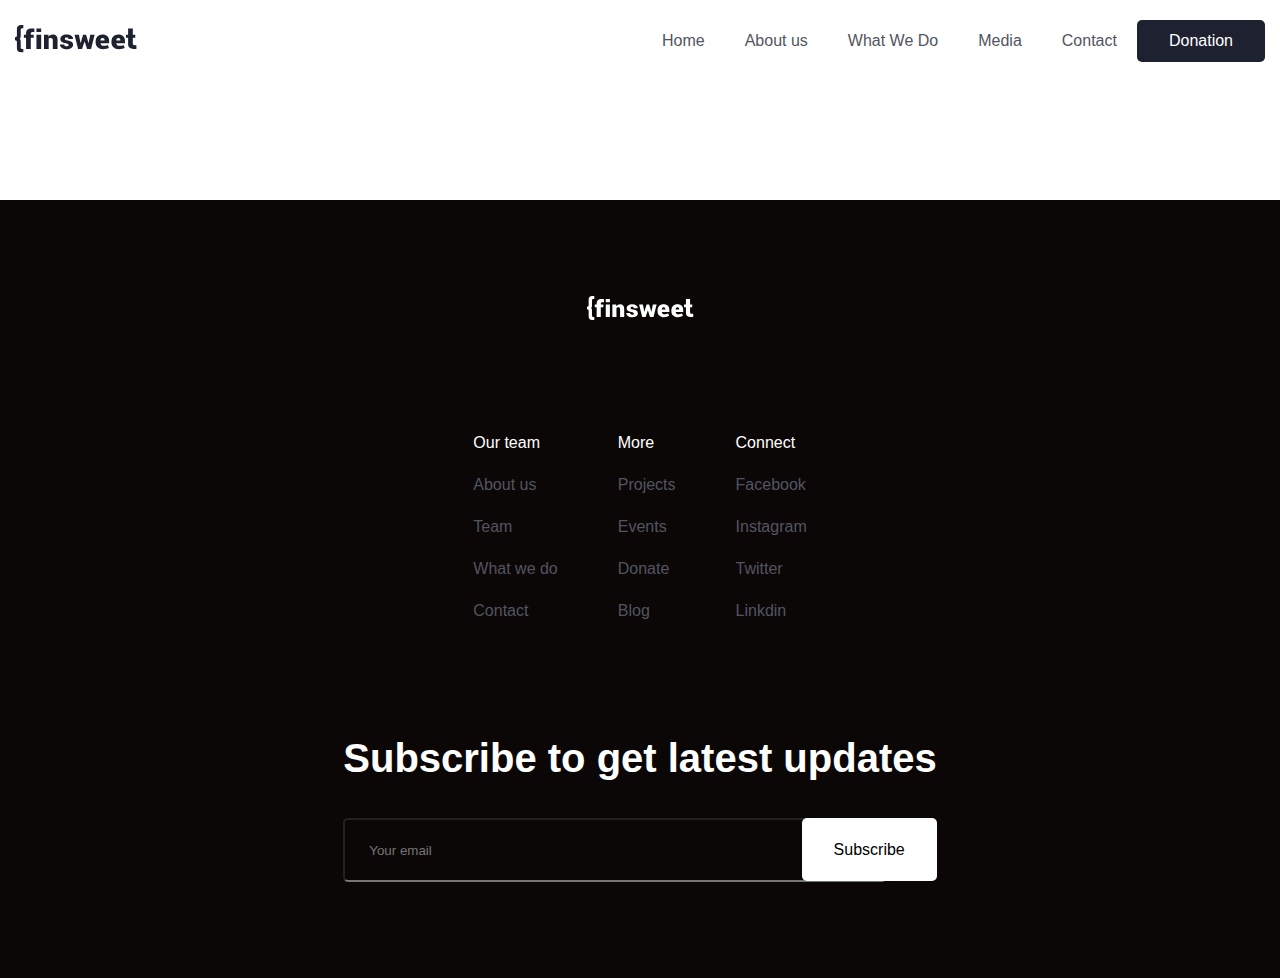
<file: html/what.html>
<!DOCTYPE html>
<html lang="en">
  <head>
    <meta charset="UTF-8" />
    <meta name="viewport" content="width=device-width, initial-scale=1.0" />
    <title>What We do</title>
    <link rel="stylesheet" href="../css/what.css" />
  </head>
  <body>
    <header>
      <nav>
        <div class="container">
          <div class="nav-brand">
            <img src="../images/Logo.svg" alt="logo?" />
            <img id="hamburger" src="../images/hamburger.svg" alt="menu" />
          </div>
          <div class="menu">
            <ul class="menu-link nav-menu">
              <li>
                <a class="menu-link-a" href="../index.html">Home</a>
              </li>
              <li>
                <a class="menu-link-a" href="./about.html">About us</a>
              </li>
              <li>
                <a class="menu-link-a" href="#">What We Do</a>
              </li>
              <li>
                <a class="menu-link-a" href="./media.html">Media</a>
              </li>
              <li>
                <a class="menu-link-a" href="./contact.html">Contact</a>
              </li>
            </ul>
            <a class="don" href="./donation.html">Donation</a>
          </div>
        </div>
      </nav>
    </header>

    <footer>
      <div class="container-footer">
        <div class="footer-brand">
          <img src="../images/Logowhite.svg" alt="logo?" />
        </div>
        <div class="footer-menu">
          <div class="footer-menu_link">
            <a class="our-team" href="#">Our team</a>
            <a class="footer-menu_linka" href="./about.html">About us</a>
            <a class="footer-menu_linka" href="./team.html">Team</a>
            <a class="footer-menu_linka" href="#">What we do</a>
            <a class="footer-menu_linka" href="./contact.html">Contact</a>
          </div>
          <div class="footer-menu_link">
            <a class="our-team" href="#">More</a>
            <a class="footer-menu_linka" href="./project.html">Projects</a>
            <a class="footer-menu_linka" href="./event.html">Events</a>
            <a class="footer-menu_linka" href="./donation.html">Donate</a>
            <a class="footer-menu_linka" href="./blog.html">Blog</a>
          </div>
          <div class="footer-menu_link">
            <a class="our-team" href="#">Connect</a>
            <a class="footer-menu_linka" href="#">Facebook</a>
            <a class="footer-menu_linka" href="#">Instagram</a>
            <a class="footer-menu_linka" href="#">Twitter</a>
            <a class="footer-menu_linka" href="#">Linkdin</a>
          </div>
        </div>
        <div class="footer-inputs">
          <h1 class="footer-inputs-text">Subscribe to get latest updates</h1>
          <form class="form">
            <input class="footer-input" type="text" placeholder="Your email" />
            <p class="footer-p">Subscribe</p>
          </form>
        </div>
      </div>
    </footer>

    <script src="../js/main.js"></script>
  </body>
</html>
</file>
<file: css/style.css>
* {
  margin: 0;
  padding: 0;
  box-sizing: border-box;
}

html,
body {
  font-family: sans-serif;
}

:root {
  --bg-black2: rgba(11, 7, 6, 1);
  --bg-white: rgba(255, 255, 255, 1);
  --bg-black: rgba(29, 33, 48, 1);
  --text-white: rgba(255, 255, 255, 1);
  --text-grey: rgba(82, 85, 96, 1);
  --text-black: rgba(11, 7, 6, 1);
}

ul {
  list-style-type: none;
}

a {
  text-decoration: none;
}

header {
  top: 0;
  position: fixed;
  width: 100%;
  display: flex;
  background-color: var(--bg-dark);
  border-bottom: 1px solid rgba(255, 255, 255, 0.2);
  z-index: 100;
}

nav {
  width: 1500px;
  margin: 0 auto;
  display: flex;
  align-items: center;
  justify-content: space-between;
}

.container {
  display: flex;
  justify-content: space-between;
  align-items: center;
  width: 100%;
  padding: 16px 0 17px;
  gap: 20px;
  display: flex;
  justify-content: center;
  gap: 525px;
  background-color: var(--bg-white);
  padding: 19.5px 0;
  margin: 0 auto;
}

.menu {
  display: flex;
  align-items: center;
  gap: 20px;
}

#hamburger {
  display: none;
}

.menu-link {
  display: flex;
  gap: 40px;
}

.menu-link-a {
  color: var(--text-grey);
  transition: 0.5s;
}

.menu-link-a:hover {
  color: var(--text-black);
}

.don {
  padding: 12px 32px;
  background-color: var(--bg-black);
  color: var(--text-white);
  border-radius: 5px;
}

/* Footer */
footer {
  width: 100%;
  margin-top: 200px;
  background-color: var(--bg-black2);
}

.container-footer {
  padding: 96px 120px;
  width: 1500px;
  margin: 0 auto;
  display: flex;
  gap: 110px;
  justify-content: space-between;
}

.footer-menu_link {
  display: flex;
  flex-direction: column;
  gap: 24px;
}

.footer-menu {
  display: flex;
  gap: 60px;
}

.our-team {
  color: var(--text-white);
}

.footer-menu_linka {
  color: var(--text-grey);
  transition: 0.5s;
}

.footer-menu_linka:hover {
  color: var(--text-white);
}

.footer-inputs {
  display: flex;
  flex-direction: column;
  gap: 32px;
}

.footer-inputs-text {
  font-weight: 700;
  font-size: 40px;
  line-height: 140%;
  letter-spacing: 0px;
  color: var(--text-white);
}

.form {
  position: relative;
  display: flex;
}

.footer-input {
  width: 544px;
  height: 64px;
  border-radius: 5px;
  background-color: var(--bg-black2);
  padding: 22px 24px;
}

.footer-p {
  background-color: var(--bg-white);
  padding: 22.5px 32px;
  position: absolute;
  right: 0;
  border-radius: 5px;
}

@media (max-width: 1500px) {
  .container-footer {
    width: 100%;
    flex-direction: column;
    align-items: center;
  }
}

@media (max-width: 1260px) {
  .container {
    gap: 10px;
    flex-direction: column;
  }
  .menu {
    flex-direction: column;
  }
  .nav-brand {
    width: 100%;
    display: flex;
    justify-content: space-between;
  }
  #hamburger {
    display: flex;
  }
  .nav-menu {
    display: none;
  }
  .active {
    display: flex;
  }
}

@media (max-width: 490px) {
  .footer-menu {
    flex-wrap: wrap;
    justify-content: center;
  }
  .form {
    width: 100%;
    display: flex;
    flex-direction: column;
  }
  .footer-input {
    justify-content: center;
    width: 100%;
  }
  .footer-inputs-text {
    font-size: 17px;
  }
  .footer-p {
    position: unset;
    display: flex;
  }
}

@media (max-width: 460px) {
  .menu-link {
    flex-wrap: wrap;
    justify-content: center;
  }
}
</file>
<file: css/about.css>
* {
  margin: 0;
  padding: 0;
  box-sizing: border-box;
}

html,
body {
  font-family: sans-serif;
}

:root {
  --bg-black2: rgba(11, 7, 6, 1);
  --bg-white: rgba(255, 255, 255, 1);
  --bg-black: rgba(29, 33, 48, 1);
  --text-white: rgba(255, 255, 255, 1);
  --text-grey: rgba(82, 85, 96, 1);
  --text-black: rgba(11, 7, 6, 1);
}

ul {
  list-style-type: none;
}

a {
  text-decoration: none;
}

header {
  top: 0;
  position: fixed;
  width: 100%;
  display: flex;
  background-color: var(--bg-dark);
  border-bottom: 1px solid rgba(255, 255, 255, 0.2);
  z-index: 100;
}

nav {
  width: 1500px;
  margin: 0 auto;
  display: flex;
  align-items: center;
  justify-content: space-between;
}

.container {
  display: flex;
  justify-content: space-between;
  align-items: center;
  width: 100%;
  padding: 16px 0 17px;
  gap: 20px;
  display: flex;
  justify-content: center;
  gap: 525px;
  background-color: var(--bg-white);
  padding: 19.5px 0;
  margin: 0 auto;
}

.menu {
  display: flex;
  align-items: center;
  gap: 20px;
}

#hamburger {
  display: none;
}

.menu-link {
  display: flex;
  gap: 40px;
}

.menu-link-a {
  color: var(--text-grey);
  transition: 0.5s;
}

.menu-link-a:hover {
  color: var(--text-black);
}

.don {
  padding: 12px 32px;
  background-color: var(--bg-black);
  color: var(--text-white);
  border-radius: 5px;
}

/* Footer */
footer {
  width: 100%;
  margin-top: 200px;
  background-color: var(--bg-black2);
}

.container-footer {
  padding: 96px 120px;
  width: 1500px;
  margin: 0 auto;
  display: flex;
  gap: 110px;
  justify-content: space-between;
}

.footer-menu_link {
  display: flex;
  flex-direction: column;
  gap: 24px;
}

.footer-menu {
  display: flex;
  gap: 60px;
}

.our-team {
  color: var(--text-white);
}

.footer-menu_linka {
  color: var(--text-grey);
  transition: 0.5s;
}

.footer-menu_linka:hover {
  color: var(--text-white);
}

.footer-inputs {
  display: flex;
  flex-direction: column;
  gap: 32px;
}

.footer-inputs-text {
  font-weight: 700;
  font-size: 40px;
  line-height: 140%;
  letter-spacing: 0px;
  color: var(--text-white);
}

.form {
  position: relative;
  display: flex;
}

.footer-input {
  width: 544px;
  height: 64px;
  border-radius: 5px;
  background-color: var(--bg-black2);
  padding: 22px 24px;
}

.footer-p {
  background-color: var(--bg-white);
  padding: 22.5px 32px;
  position: absolute;
  right: 0;
  border-radius: 5px;
}

@media (max-width: 1500px) {
  .container-footer {
    width: 100%;
    flex-direction: column;
    align-items: center;
  }
}

@media (max-width: 1260px) {
  .container {
    gap: 10px;
    flex-direction: column;
  }
  .menu {
    flex-direction: column;
  }
  .nav-brand {
    width: 100%;
    display: flex;
    justify-content: space-between;
  }
  #hamburger {
    display: flex;
  }
  .nav-menu {
    display: none;
  }
  .active {
    display: flex;
  }
}

@media (max-width: 490px) {
  .footer-menu {
    flex-wrap: wrap;
    justify-content: center;
  }
  .form {
    width: 100%;
    display: flex;
    flex-direction: column;
  }
  .footer-input {
    justify-content: center;
    width: 100%;
  }
  .footer-inputs-text {
    font-size: 17px;
  }
  .footer-p {
    position: unset;
    display: flex;
  }
}

@media (max-width: 460px) {
  .menu-link {
    flex-wrap: wrap;
    justify-content: center;
  }
}
</file>
<file: css/blog.css>
* {
  margin: 0;
  padding: 0;
  box-sizing: border-box;
}

html,
body {
  font-family: sans-serif;
}

:root {
  --bg-black2: rgba(11, 7, 6, 1);
  --bg-white: rgba(255, 255, 255, 1);
  --bg-black: rgba(29, 33, 48, 1);
  --text-white: rgba(255, 255, 255, 1);
  --text-grey: rgba(82, 85, 96, 1);
  --text-black: rgba(11, 7, 6, 1);
}

ul {
  list-style-type: none;
}

a {
  text-decoration: none;
}

header {
  top: 0;
  position: fixed;
  width: 100%;
  display: flex;
  background-color: var(--bg-dark);
  border-bottom: 1px solid rgba(255, 255, 255, 0.2);
  z-index: 100;
}

nav {
  width: 1500px;
  margin: 0 auto;
  display: flex;
  align-items: center;
  justify-content: space-between;
}

.container {
  display: flex;
  justify-content: space-between;
  align-items: center;
  width: 100%;
  padding: 16px 0 17px;
  gap: 20px;
  display: flex;
  justify-content: center;
  gap: 525px;
  background-color: var(--bg-white);
  padding: 19.5px 0;
  margin: 0 auto;
}

.menu {
  display: flex;
  align-items: center;
  gap: 20px;
}

#hamburger {
  display: none;
}

.menu-link {
  display: flex;
  gap: 40px;
}

.menu-link-a {
  color: var(--text-grey);
  transition: 0.5s;
}

.menu-link-a:hover {
  color: var(--text-black);
}

.don {
  padding: 12px 32px;
  background-color: var(--bg-black);
  color: var(--text-white);
  border-radius: 5px;
}

/* Footer */
footer {
  width: 100%;
  margin-top: 200px;
  background-color: var(--bg-black2);
}

.container-footer {
  padding: 96px 120px;
  width: 1500px;
  margin: 0 auto;
  display: flex;
  gap: 110px;
  justify-content: space-between;
}

.footer-menu_link {
  display: flex;
  flex-direction: column;
  gap: 24px;
}

.footer-menu {
  display: flex;
  gap: 60px;
}

.our-team {
  color: var(--text-white);
}

.footer-menu_linka {
  color: var(--text-grey);
  transition: 0.5s;
}

.footer-menu_linka:hover {
  color: var(--text-white);
}

.footer-inputs {
  display: flex;
  flex-direction: column;
  gap: 32px;
}

.footer-inputs-text {
  font-weight: 700;
  font-size: 40px;
  line-height: 140%;
  letter-spacing: 0px;
  color: var(--text-white);
}

.form {
  position: relative;
  display: flex;
}

.footer-input {
  width: 544px;
  height: 64px;
  border-radius: 5px;
  background-color: var(--bg-black2);
  padding: 22px 24px;
}

.footer-p {
  background-color: var(--bg-white);
  padding: 22.5px 32px;
  position: absolute;
  right: 0;
  border-radius: 5px;
}

@media (max-width: 1500px) {
  .container-footer {
    width: 100%;
    flex-direction: column;
    align-items: center;
  }
}

@media (max-width: 1260px) {
  .container {
    gap: 10px;
    flex-direction: column;
  }
  .menu {
    flex-direction: column;
  }
  .nav-brand {
    width: 100%;
    display: flex;
    justify-content: space-between;
  }
  #hamburger {
    display: flex;
  }
  .nav-menu {
    display: none;
  }
  .active {
    display: flex;
  }
}

@media (max-width: 490px) {
  .footer-menu {
    flex-wrap: wrap;
    justify-content: center;
  }
  .form {
    width: 100%;
    display: flex;
    flex-direction: column;
  }
  .footer-input {
    justify-content: center;
    width: 100%;
  }
  .footer-inputs-text {
    font-size: 17px;
  }
  .footer-p {
    position: unset;
    display: flex;
  }
}

@media (max-width: 460px) {
  .menu-link {
    flex-wrap: wrap;
    justify-content: center;
  }
}
</file>
<file: css/contact.css>
* {
  margin: 0;
  padding: 0;
  box-sizing: border-box;
}

html,
body {
  font-family: sans-serif;
}

:root {
  --bg-black2: rgba(11, 7, 6, 1);
  --bg-white: rgba(255, 255, 255, 1);
  --bg-black: rgba(29, 33, 48, 1);
  --text-white: rgba(255, 255, 255, 1);
  --text-grey: rgba(82, 85, 96, 1);
  --text-black: rgba(11, 7, 6, 1);
}

ul {
  list-style-type: none;
}

a {
  text-decoration: none;
}

header {
  top: 0;
  position: fixed;
  width: 100%;
  display: flex;
  background-color: var(--bg-dark);
  border-bottom: 1px solid rgba(255, 255, 255, 0.2);
  z-index: 100;
}

nav {
  width: 1500px;
  margin: 0 auto;
  display: flex;
  align-items: center;
  justify-content: space-between;
}

.container {
  display: flex;
  justify-content: space-between;
  align-items: center;
  width: 100%;
  padding: 16px 0 17px;
  gap: 20px;
  display: flex;
  justify-content: center;
  gap: 525px;
  background-color: var(--bg-white);
  padding: 19.5px 0;
  margin: 0 auto;
}

.menu {
  display: flex;
  align-items: center;
  gap: 20px;
}

#hamburger {
  display: none;
}

.menu-link {
  display: flex;
  gap: 40px;
}

.menu-link-a {
  color: var(--text-grey);
  transition: 0.5s;
}

.menu-link-a:hover {
  color: var(--text-black);
}

.don {
  padding: 12px 32px;
  background-color: var(--bg-black);
  color: var(--text-white);
  border-radius: 5px;
}

/* Footer */
footer {
  width: 100%;
  margin-top: 200px;
  background-color: var(--bg-black2);
}

.container-footer {
  padding: 96px 120px;
  width: 1500px;
  margin: 0 auto;
  display: flex;
  gap: 110px;
  justify-content: space-between;
}

.footer-menu_link {
  display: flex;
  flex-direction: column;
  gap: 24px;
}

.footer-menu {
  display: flex;
  gap: 60px;
}

.our-team {
  color: var(--text-white);
}

.footer-menu_linka {
  color: var(--text-grey);
  transition: 0.5s;
}

.footer-menu_linka:hover {
  color: var(--text-white);
}

.footer-inputs {
  display: flex;
  flex-direction: column;
  gap: 32px;
}

.footer-inputs-text {
  font-weight: 700;
  font-size: 40px;
  line-height: 140%;
  letter-spacing: 0px;
  color: var(--text-white);
}

.form {
  position: relative;
  display: flex;
}

.footer-input {
  width: 544px;
  height: 64px;
  border-radius: 5px;
  background-color: var(--bg-black2);
  padding: 22px 24px;
}

.footer-p {
  background-color: var(--bg-white);
  padding: 22.5px 32px;
  position: absolute;
  right: 0;
  border-radius: 5px;
}

@media (max-width: 1500px) {
  .container-footer {
    width: 100%;
    flex-direction: column;
    align-items: center;
  }
}

@media (max-width: 1260px) {
  .container {
    gap: 10px;
    flex-direction: column;
  }
  .menu {
    flex-direction: column;
  }
  .nav-brand {
    width: 100%;
    display: flex;
    justify-content: space-between;
  }
  #hamburger {
    display: flex;
  }
  .nav-menu {
    display: none;
  }
  .active {
    display: flex;
  }
}

@media (max-width: 490px) {
  .footer-menu {
    flex-wrap: wrap;
    justify-content: center;
  }
  .form {
    width: 100%;
    display: flex;
    flex-direction: column;
  }
  .footer-input {
    justify-content: center;
    width: 100%;
  }
  .footer-inputs-text {
    font-size: 17px;
  }
  .footer-p {
    position: unset;
    display: flex;
  }
}

@media (max-width: 460px) {
  .menu-link {
    flex-wrap: wrap;
    justify-content: center;
  }
}
</file>
<file: css/donation.css>
@import url("https://fonts.googleapis.com/css2?family=Roboto:ital,wght@0,100..900;1,100..900&display=swap");
* {
  margin: 0;
  padding: 0;
  box-sizing: border-box;
}

html,
body {
  font-family: sans-serif;
}

:root {
  --bg-black2: rgba(11, 7, 6, 1);
  --bg-white: rgba(255, 255, 255, 1);
  --bg-black: rgba(29, 33, 48, 1);
  --text-white: rgba(255, 255, 255, 1);
  --text-grey: rgba(82, 85, 96, 1);
  --text-black: rgba(11, 7, 6, 1);
}

ul {
  list-style-type: none;
}

a {
  text-decoration: none;
}

header {
  top: 0;
  position: fixed;
  width: 100%;
  display: flex;
  background-color: var(--bg-dark);
  border-bottom: 1px solid rgba(255, 255, 255, 0.2);
  z-index: 100;
}

nav {
  width: 1500px;
  margin: 0 auto;
  display: flex;
  align-items: center;
  justify-content: space-between;
}

.container {
  display: flex;
  justify-content: space-between;
  align-items: center;
  width: 100%;
  padding: 16px 0 17px;
  gap: 20px;
  display: flex;
  justify-content: center;
  gap: 525px;
  background-color: var(--bg-white);
  padding: 19.5px 0;
  margin: 0 auto;
}

.menu {
  display: flex;
  align-items: center;
  gap: 20px;
}

#hamburger {
  display: none;
}

.menu-link {
  display: flex;
  gap: 40px;
}

.menu-link-a {
  color: var(--text-grey);
  transition: 0.5s;
}

.menu-link-a:hover {
  color: var(--text-black);
}

.don {
  padding: 12px 32px;
  background-color: var(--bg-black);
  color: var(--text-white);
  border-radius: 5px;
}

/* Footer */
footer {
  width: 100%;
  margin-top: 200px;
  background-color: var(--bg-black2);
}

.container-footer {
  padding: 96px 120px;
  width: 1500px;
  margin: 0 auto;
  display: flex;
  gap: 110px;
  justify-content: space-between;
}

.footer-menu_link {
  display: flex;
  flex-direction: column;
  gap: 24px;
}

.footer-menu {
  display: flex;
  gap: 60px;
}

.our-team {
  color: var(--text-white);
}

.footer-menu_linka {
  color: var(--text-grey);
  transition: 0.5s;
}

.footer-menu_linka:hover {
  color: var(--text-white);
}

.footer-inputs {
  display: flex;
  flex-direction: column;
  gap: 32px;
}

.footer-inputs-text {
  font-weight: 700;
  font-size: 40px;
  line-height: 140%;
  letter-spacing: 0px;
  color: var(--text-white);
}

.form {
  position: relative;
  display: flex;
}

.footer-input {
  width: 544px;
  height: 64px;
  border-radius: 5px;
  background-color: var(--bg-black2);
  padding: 22px 24px;
}

.footer-p {
  background-color: var(--bg-white);
  padding: 22.5px 32px;
  position: absolute;
  right: 0;
  border-radius: 5px;
}
.img_text {
  width: 1387px;
  height: 336px;
  display: flex;
  margin: 0 auto;
  margin-top: 200px;
  align-items: center;
  justify-content: space-between;
}
.text h2 {
  color: #1d2130;
  font-family: Roboto;
  font-weight: 700;
  font-size: 56px;
  line-height: 120%;
  letter-spacing: 0%;
  margin-top: 30px;
}
.text p {
  color: #525560;
  font-family: Roboto;
  font-weight: 400;
  font-size: 16px;
  line-height: 160%;
  letter-spacing: 0px;
  margin-top: 20px;
}
.text button {
  font-family: Roboto;
  font-weight: 500;
  font-size: 16px;
  line-height: 100%;
  letter-spacing: 0%;
  text-align: right;
  color: white;
  background: #70c174;
  padding: 16px 32px;
  border: none;
  border-radius: 10px;
  margin-top: 20px;
}
.text {
  width: 628px;
  font-family: "Roboto", sans-serif;
}
section {
  width: 1280px;
  display: flex;
  align-items: center;
  justify-content: space-between;
  margin: 0 auto;
  margin-top: 96px;
}

.ipsume_gaps {
  width: 592px;
}
.ipsume_gaps h2 {
  font-family: Roboto;
  font-weight: 700;
  font-size: 48px;
  line-height: 120%;
  letter-spacing: 0px;
  color: #1d2130;
}
.ipsume_gaps p {
  font-family: Roboto;
  font-weight: 400;
  font-size: 16px;
  line-height: 160%;
  letter-spacing: 0px;
  color: #525560;
  margin-top: 20px;
}
.span {
  width: 236px;
  display: flex;
  justify-content: space-between;
}
.span a {
  font-family: Roboto;
  font-weight: 500;
  font-size: 16px;
  line-height: 160%;
  letter-spacing: 0px;
  color: #525560;
}
.span a:hover {
  border-bottom: 3px solid #70c174;
}
.lorem_gaps {
  width: 592px;
}
.comment p {
  font-family: Roboto;
  font-weight: 400;
  font-size: 16px;
  line-height: 160%;
  letter-spacing: 0px;
  color: #525560;
  margin-top: 20px;
}
.texts {
  width: 1280px;
  display: flex;
  justify-content: space-between;
  margin: 0 auto;
  margin-top: 40px;
}
.texts h2 {
  width: 374px;
  font-family: Roboto;
  font-weight: 700;
  font-size: 48px;
  line-height: 120%;
  letter-spacing: 0px;
  color: #1d2130;
}
.pyu {
  width: 338px;
}
.p {
  width: 374px;
}
.texts p {
  font-family: Roboto;
  font-weight: 400;
  font-size: 16px;
  line-height: 160%;
  letter-spacing: 0px;
  color: #525560;
}
.background {
  width: 1280px;
  height: 384px;
  background-image: url(../images/BG.svg);
  display: flex;
  align-items: center;
  justify-content: center;
  margin: 0 auto;
  margin-top: 50px;
}
.thing {
  width: 631px;
  text-align: center;
}
.thing h2 {
  font-family: Roboto;
  font-weight: 700;
  font-size: 48px;
  line-height: 120%;
  letter-spacing: 0px;
  text-align: center;
  color: white;
  width: 631px;
}
.button .btn {
  padding: 16px 32px;
  background: #70c174;
  color: white;
  border: none;
  border-radius: 10px;
  font-family: Roboto;
  font-weight: 500;
  font-size: 16px;
  line-height: 100%;
  letter-spacing: 0%;
  text-align: right;
}
.button{
  margin-top: 30px;
}
.button .btn-1 {
  padding: 16px 32px;
  background: white;
  color: black;
  border: none;
  border-radius: 10px;
  font-family: Roboto;
  font-weight: 500;
  font-size: 16px;
  line-height: 100%;
  letter-spacing: 0%;
  text-align: right;
}
@media (max-width: 1500px) {
  .container-footer {
    width: 100%;
    flex-direction: column;
    align-items: center;
  }
}

@media (max-width: 1260px) {
  .container {
    gap: 10px;
    flex-direction: column;
  }
  .menu {
    flex-direction: column;
  }
  .nav-brand {
    width: 100%;
    display: flex;
    justify-content: space-between;
  }
  #hamburger {
    display: flex;
  }
  .nav-menu {
    display: none;
  }
  .active {
    display: flex;
  }
}

@media (max-width: 490px) {
  .footer-menu {
    flex-wrap: wrap;
    justify-content: center;
  }
  .form {
    width: 100%;
    display: flex;
    flex-direction: column;
  }
  .footer-input {
    justify-content: center;
    width: 100%;
  }
  .footer-inputs-text {
    font-size: 17px;
  }
  .footer-p {
    position: unset;
    display: flex;
  }
}

@media (max-width: 460px) {
  .menu-link {
    flex-wrap: wrap;
    justify-content: center;
  }
}
</file>
<file: css/event.css>
* {
  margin: 0;
  padding: 0;
  box-sizing: border-box;
}

html,
body {
  font-family: sans-serif;
}

:root {
  --bg-black2: rgba(11, 7, 6, 1);
  --bg-white: rgba(255, 255, 255, 1);
  --bg-black: rgba(29, 33, 48, 1);
  --text-white: rgba(255, 255, 255, 1);
  --text-grey: rgba(82, 85, 96, 1);
  --text-black: rgba(11, 7, 6, 1);
}

ul {
  list-style-type: none;
}

a {
  text-decoration: none;
}

header {
  top: 0;
  position: fixed;
  width: 100%;
  display: flex;
  background-color: var(--bg-dark);
  border-bottom: 1px solid rgba(255, 255, 255, 0.2);
  z-index: 100;
}

nav {
  width: 1500px;
  margin: 0 auto;
  display: flex;
  align-items: center;
  justify-content: space-between;
}

.container {
  display: flex;
  justify-content: space-between;
  align-items: center;
  width: 100%;
  padding: 16px 0 17px;
  gap: 20px;
  display: flex;
  justify-content: center;
  gap: 525px;
  background-color: var(--bg-white);
  padding: 19.5px 0;
  margin: 0 auto;
}

.menu {
  display: flex;
  align-items: center;
  gap: 20px;
}

#hamburger {
  display: none;
}

.menu-link {
  display: flex;
  gap: 40px;
}

.menu-link-a {
  color: var(--text-grey);
  transition: 0.5s;
}

.menu-link-a:hover {
  color: var(--text-black);
}

.don {
  padding: 12px 32px;
  background-color: var(--bg-black);
  color: var(--text-white);
  border-radius: 5px;
}

/* Footer */
footer {
  width: 100%;
  margin-top: 200px;
  background-color: var(--bg-black2);
}

.container-footer {
  padding: 96px 120px;
  width: 1500px;
  margin: 0 auto;
  display: flex;
  gap: 110px;
  justify-content: space-between;
}

.footer-menu_link {
  display: flex;
  flex-direction: column;
  gap: 24px;
}

.footer-menu {
  display: flex;
  gap: 60px;
}

.our-team {
  color: var(--text-white);
}

.footer-menu_linka {
  color: var(--text-grey);
  transition: 0.5s;
}

.footer-menu_linka:hover {
  color: var(--text-white);
}

.footer-inputs {
  display: flex;
  flex-direction: column;
  gap: 32px;
}

.footer-inputs-text {
  font-weight: 700;
  font-size: 40px;
  line-height: 140%;
  letter-spacing: 0px;
  color: var(--text-white);
}

.form {
  position: relative;
  display: flex;
}

.footer-input {
  width: 544px;
  height: 64px;
  border-radius: 5px;
  background-color: var(--bg-black2);
  padding: 22px 24px;
}

.footer-p {
  background-color: var(--bg-white);
  padding: 22.5px 32px;
  position: absolute;
  right: 0;
  border-radius: 5px;
}

@media (max-width: 1500px) {
  .container-footer {
    width: 100%;
    flex-direction: column;
    align-items: center;
  }
}

@media (max-width: 1260px) {
  .container {
    gap: 10px;
    flex-direction: column;
  }
  .menu {
    flex-direction: column;
  }
  .nav-brand {
    width: 100%;
    display: flex;
    justify-content: space-between;
  }
  #hamburger {
    display: flex;
  }
  .nav-menu {
    display: none;
  }
  .active {
    display: flex;
  }
}

@media (max-width: 490px) {
  .footer-menu {
    flex-wrap: wrap;
    justify-content: center;
  }
  .form {
    width: 100%;
    display: flex;
    flex-direction: column;
  }
  .footer-input {
    justify-content: center;
    width: 100%;
  }
  .footer-inputs-text {
    font-size: 17px;
  }
  .footer-p {
    position: unset;
    display: flex;
  }
}

@media (max-width: 460px) {
  .menu-link {
    flex-wrap: wrap;
    justify-content: center;
  }
}
</file>
<file: css/media.css>
* {
  margin: 0;
  padding: 0;
  box-sizing: border-box;
}

html,
body {
  font-family: sans-serif;
}

:root {
  --bg-black2: rgba(11, 7, 6, 1);
  --bg-white: rgba(255, 255, 255, 1);
  --bg-black: rgba(29, 33, 48, 1);
  --text-white: rgba(255, 255, 255, 1);
  --text-grey: rgba(82, 85, 96, 1);
  --text-black: rgba(11, 7, 6, 1);
}

ul {
  list-style-type: none;
}

a {
  text-decoration: none;
}

header {
  top: 0;
  position: fixed;
  width: 100%;
  display: flex;
  background-color: var(--bg-dark);
  border-bottom: 1px solid rgba(255, 255, 255, 0.2);
  z-index: 100;
}

nav {
  width: 1500px;
  margin: 0 auto;
  display: flex;
  align-items: center;
  justify-content: space-between;
}

.container {
  display: flex;
  justify-content: space-between;
  align-items: center;
  width: 100%;
  padding: 16px 0 17px;
  gap: 20px;
  display: flex;
  justify-content: center;
  gap: 525px;
  background-color: var(--bg-white);
  padding: 19.5px 0;
  margin: 0 auto;
}

.menu {
  display: flex;
  align-items: center;
  gap: 20px;
}

#hamburger {
  display: none;
}

.menu-link {
  display: flex;
  gap: 40px;
}

.menu-link-a {
  color: var(--text-grey);
  transition: 0.5s;
}

.menu-link-a:hover {
  color: var(--text-black);
}

.don {
  padding: 12px 32px;
  background-color: var(--bg-black);
  color: var(--text-white);
  border-radius: 5px;
}

/* Footer */
footer {
  width: 100%;
  margin-top: 200px;
  background-color: var(--bg-black2);
}

.container-footer {
  padding: 96px 120px;
  width: 1500px;
  margin: 0 auto;
  display: flex;
  gap: 110px;
  justify-content: space-between;
}

.footer-menu_link {
  display: flex;
  flex-direction: column;
  gap: 24px;
}

.footer-menu {
  display: flex;
  gap: 60px;
}

.our-team {
  color: var(--text-white);
}

.footer-menu_linka {
  color: var(--text-grey);
  transition: 0.5s;
}

.footer-menu_linka:hover {
  color: var(--text-white);
}

.footer-inputs {
  display: flex;
  flex-direction: column;
  gap: 32px;
}

.footer-inputs-text {
  font-weight: 700;
  font-size: 40px;
  line-height: 140%;
  letter-spacing: 0px;
  color: var(--text-white);
}

.form {
  position: relative;
  display: flex;
}

.footer-input {
  width: 544px;
  height: 64px;
  border-radius: 5px;
  background-color: var(--bg-black2);
  padding: 22px 24px;
}

.footer-p {
  background-color: var(--bg-white);
  padding: 22.5px 32px;
  position: absolute;
  right: 0;
  border-radius: 5px;
}

@media (max-width: 1500px) {
  .container-footer {
    width: 100%;
    flex-direction: column;
    align-items: center;
  }
}

@media (max-width: 1260px) {
  .container {
    gap: 10px;
    flex-direction: column;
  }
  .menu {
    flex-direction: column;
  }
  .nav-brand {
    width: 100%;
    display: flex;
    justify-content: space-between;
  }
  #hamburger {
    display: flex;
  }
  .nav-menu {
    display: none;
  }
  .active {
    display: flex;
  }
}

@media (max-width: 490px) {
  .footer-menu {
    flex-wrap: wrap;
    justify-content: center;
  }
  .form {
    width: 100%;
    display: flex;
    flex-direction: column;
  }
  .footer-input {
    justify-content: center;
    width: 100%;
  }
  .footer-inputs-text {
    font-size: 17px;
  }
  .footer-p {
    position: unset;
    display: flex;
  }
}

@media (max-width: 460px) {
  .menu-link {
    flex-wrap: wrap;
    justify-content: center;
  }
}
</file>
<file: css/project.css>
* {
  margin: 0;
  padding: 0;
  box-sizing: border-box;
}

html,
body {
  font-family: sans-serif;
}

:root {
  --bg-black2: rgba(11, 7, 6, 1);
  --bg-white: rgba(255, 255, 255, 1);
  --bg-black: rgba(29, 33, 48, 1);
  --text-white: rgba(255, 255, 255, 1);
  --text-grey: rgba(82, 85, 96, 1);
  --text-black: rgba(11, 7, 6, 1);
}

ul {
  list-style-type: none;
}

a {
  text-decoration: none;
}

header {
  top: 0;
  position: fixed;
  width: 100%;
  display: flex;
  background-color: var(--bg-dark);
  border-bottom: 1px solid rgba(255, 255, 255, 0.2);
  z-index: 100;
}

nav {
  width: 1500px;
  margin: 0 auto;
  display: flex;
  align-items: center;
  justify-content: space-between;
}

.container {
  display: flex;
  justify-content: space-between;
  align-items: center;
  width: 100%;
  padding: 16px 0 17px;
  gap: 20px;
  display: flex;
  justify-content: center;
  gap: 525px;
  background-color: var(--bg-white);
  padding: 19.5px 0;
  margin: 0 auto;
}

.menu {
  display: flex;
  align-items: center;
  gap: 20px;
}

#hamburger {
  display: none;
}

.menu-link {
  display: flex;
  gap: 40px;
}

.menu-link-a {
  color: var(--text-grey);
  transition: 0.5s;
}

.menu-link-a:hover {
  color: var(--text-black);
}

.don {
  padding: 12px 32px;
  background-color: var(--bg-black);
  color: var(--text-white);
  border-radius: 5px;
}

/* Footer */
footer {
  width: 100%;
  margin-top: 200px;
  background-color: var(--bg-black2);
}

.container-footer {
  padding: 96px 120px;
  width: 1500px;
  margin: 0 auto;
  display: flex;
  gap: 110px;
  justify-content: space-between;
}

.footer-menu_link {
  display: flex;
  flex-direction: column;
  gap: 24px;
}

.footer-menu {
  display: flex;
  gap: 60px;
}

.our-team {
  color: var(--text-white);
}

.footer-menu_linka {
  color: var(--text-grey);
  transition: 0.5s;
}

.footer-menu_linka:hover {
  color: var(--text-white);
}

.footer-inputs {
  display: flex;
  flex-direction: column;
  gap: 32px;
}

.footer-inputs-text {
  font-weight: 700;
  font-size: 40px;
  line-height: 140%;
  letter-spacing: 0px;
  color: var(--text-white);
}

.form {
  position: relative;
  display: flex;
}

.footer-input {
  width: 544px;
  height: 64px;
  border-radius: 5px;
  background-color: var(--bg-black2);
  padding: 22px 24px;
}

.footer-p {
  background-color: var(--bg-white);
  padding: 22.5px 32px;
  position: absolute;
  right: 0;
  border-radius: 5px;
}

@media (max-width: 1500px) {
  .container-footer {
    width: 100%;
    flex-direction: column;
    align-items: center;
  }
}

@media (max-width: 1260px) {
  .container {
    gap: 10px;
    flex-direction: column;
  }
  .menu {
    flex-direction: column;
  }
  .nav-brand {
    width: 100%;
    display: flex;
    justify-content: space-between;
  }
  #hamburger {
    display: flex;
  }
  .nav-menu {
    display: none;
  }
  .active {
    display: flex;
  }
}

@media (max-width: 490px) {
  .footer-menu {
    flex-wrap: wrap;
    justify-content: center;
  }
  .form {
    width: 100%;
    display: flex;
    flex-direction: column;
  }
  .footer-input {
    justify-content: center;
    width: 100%;
  }
  .footer-inputs-text {
    font-size: 17px;
  }
  .footer-p {
    position: unset;
    display: flex;
  }
}

@media (max-width: 460px) {
  .menu-link {
    flex-wrap: wrap;
    justify-content: center;
  }
}
</file>
<file: css/team.css>
* {
  margin: 0;
  padding: 0;
  box-sizing: border-box;
}

html,
body {
  font-family: sans-serif;
}

:root {
  --bg-black2: rgba(11, 7, 6, 1);
  --bg-white: rgba(255, 255, 255, 1);
  --bg-black: rgba(29, 33, 48, 1);
  --text-white: rgba(255, 255, 255, 1);
  --text-grey: rgba(82, 85, 96, 1);
  --text-black: rgba(11, 7, 6, 1);
}

ul {
  list-style-type: none;
}

a {
  text-decoration: none;
}

.head {
  width: 100%;
  border-bottom: 1px solid rgba(35, 37, 54, 0.12);
  background-color: var(--bg-white);
  position: fixed;
}

.head-menu {
  padding: 40px 110px;
  width: 1500px;
  margin: 0 auto;
  justify-content: space-between;
  display: flex;
}

/* style-head */
.style-head {
  width: 1500px;
  margin: 0 auto;
  padding: 156px 110px 80px;
}

.style-head__link {
  font-weight: 700;
  font-size: 24px;
  line-height: 36px;
  letter-spacing: 0px;
  margin-bottom: 40px;
}

/* style-head_body */
.style-head_body {
  padding: 80px;
  background-color: rgba(242, 246, 239, 1);
  display: flex;
  justify-content: space-between;
}

.download-icon {
  display: flex;
  gap: 25px;
  align-items: center;
}

.style-head_body_link {
  font-weight: 500;
  font-size: 36px;
  line-height: 44px;
  letter-spacing: 0px;
}

/* download-link */
.download-link {
  display: flex;
  gap: 19.45px;
  align-items: center;
}

.download-link__a {
  font-weight: 400;
  font-size: 24px;
  leading-trim: NONE;
  line-height: 36px;
  letter-spacing: 0px;
  text-decoration: underline;
  text-decoration-style: solid;
  text-decoration-offset: 0%;
  text-decoration-thickness: 0%;
  color: var(--text-black);
}

/* style-body */
.style-body {
  width: 1500px;
  margin: 0 auto;
  padding: 80px 110px;
  display: flex;
  gap: 180px;
}

.headings {
  display: flex;
  flex-direction: column;
  gap: 48px;
}

.lang {
  display: flex;
  flex-direction: column;
  gap: 48px;
}

.pixels {
  display: flex;
  flex-direction: column;
  gap: 48px;
}

.heading_link {
  font-weight: 700;
  font-size: 64px;
  line-height: 120%;
  letter-spacing: 0%;
}

.heading1_link {
  font-weight: 700;
  font-size: 56px;
  line-height: 120%;
  letter-spacing: 0%;
}

.heading2_link {
  font-weight: 700;
  font-size: 48px;
  line-height: 120%;
  letter-spacing: 0px;
}

/* paragrph */
.paragraph {
  display: flex;
  gap: 64px;
  width: 1500px;
  margin: 0 auto;
  padding: 80px 110px;
}

.paragraphnormal {
  display: flex;
  flex-direction: column;
  gap: 17px;
}

.paragraphsmall {
  display: flex;
  flex-direction: column;
  gap: 17px;
}

.normal {
  font-weight: 500;
  font-size: 18px;
  line-height: 107%;
  letter-spacing: -3%;
  color: rgba(29, 33, 48, 1);
}

.normal1 {
  font-weight: 400;
  font-size: 16px;
  line-height: 160%;
  letter-spacing: 0px;
  color: rgba(82, 85, 96, 1);
  width: 512px;
}

.small {
  font-weight: 500;
  font-size: 18px;
  line-height: 107%;
  letter-spacing: -3%;
  color: rgba(29, 33, 48, 1);
}

.small1 {
  font-weight: 400;
  font-size: 14px;
  line-height: 160%;
  letter-spacing: 0px;
  width: 512px;
  color: rgba(82, 85, 96, 1);
}

/* color */
.color {
  width: 1500px;
  margin: 0 auto;
  padding: 80px 110px;
  display: flex;
  flex-direction: column;
  gap: 40px;
}

.color-palette {
  font-weight: 700;
  font-size: 24px;
  line-height: 36px;
  letter-spacing: 0px;
}

.colors {
  display: flex;
}

.green-primary {
  width: 148px;
  height: 51px;
  opacity: 1;
  top: 1472px;
  left: 110px;
  background-color: rgba(112, 193, 116, 1);
  transition: 0.2s;
}

.green-primary:hover {
  transform: scale(1.2);
}

.green-secondary {
  width: 149px;
  height: 51px;
  opacity: 1;
  top: 1472px;
  left: 258px;
  background-color: rgba(190, 243, 192, 1);
  transition: 0.2s;
}

.green-secondary:hover {
  transform: scale(1.2);
}

.green-tertiary {
  width: 148px;
  height: 51;
  opacity: 1;
  top: 1472px;
  left: 407px;
  background-color: rgba(239, 247, 242, 1);
  transition: 0.2s;
}

.green-tertiary:hover {
  transform: scale(1.2);
}

.black {
  width: 149px;
  height: 51px;
  opacity: 1;
  top: 1472px;
  left: 555px;
  background-color: rgba(11, 7, 6, 1);
  transition: 0.2s;
}

.black:hover {
  transform: scale(1.2);
}

.primary-text {
  width: 149px;
  height: 51px;
  opacity: 1;
  top: 1472px;
  left: 704px;
  background-color: rgba(29, 33, 48, 1);
  transition: 0.2s;
}

.primary-text:hover {
  transform: scale(1.2);
}

.secondary-text {
  width: 149px;
  height: 51px;
  opacity: 1;
  top: 1472px;
  left: 850px;
  background-color: rgba(82, 85, 96, 1);
  transition: 0.2s;
}

.secondary-text:hover {
  transform: scale(1.2);
}

.off-white {
  width: 149px;
  height: 51px;
  opacity: 1;
  top: 1472px;
  left: 999px;
  background-color: rgba(235, 240, 249, 1);
  transition: 0.2s;
}

.off-white:hover {
  transform: scale(1.2);
}

.border {
  width: 149px;
  height: 51px;
  opacity: 1;
  top: 1472px;
  left: 1148px;
  background-color: rgba(229, 229, 229, 1);
  transition: 0.2s;
}

.border:hover {
  transform: scale(1.2);
}

/* button */
.button {
  width: 1500px;
  margin: 0 auto;
  display: flex;
  flex-direction: column;
  padding: 80px 110px;
  gap: 40px;
}

.but {
  font-weight: 700;
  font-size: 24px;
  line-height: 36px;
  letter-spacing: 0px;
}

.buttons {
  width: 1280px;
  opacity: 1;
  top: 1679px;
  left: 110px;
  margin: 0 auto;
  padding: 60px 40px;
  display: flex;
  gap: 40px;
  background-color: rgba(242, 246, 239, 1);
}

.primary-button {
  padding: 16px 32px;
  background-color: rgba(112, 193, 116, 1);
  border-radius: 4px;
  color: rgba(255, 255, 255, 1);
}

.secondary-button {
  padding: 16px 32px;
  color: rgba(29, 33, 48, 1);
  background-color: rgba(255, 255, 255, 1);
  border-radius: 4px;
}

.navbar-button {
  padding: 12px 32px;
  background-color: rgba(29, 33, 48, 1);
  border-radius: 4px;
  color: white;
}

/* header */
header {
  top: 0;
  /* position: fixed; */
  width: 100%;
  display: flex;
  background-color: var(--bg-dark);
  border-bottom: 1px solid rgba(255, 255, 255, 0.2);
  z-index: 100;
}

nav {
  width: 1500px;
  margin: 0 auto;
  display: flex;
  align-items: center;
  justify-content: space-between;
}

.container {
  display: flex;
  justify-content: space-between;
  align-items: center;
  width: 100%;
  padding: 16px 0 17px;
  gap: 20px;
  display: flex;
  justify-content: center;
  gap: 525px;
  background-color: var(--bg-white);
  padding: 19.5px 0;
  margin: 0 auto;
}

.menu {
  display: flex;
  align-items: center;
  gap: 20px;
}

#hamburger {
  display: none;
}

.menu-link {
  display: flex;
  gap: 40px;
}

.menu-link-a {
  color: var(--text-grey);
  transition: 0.5s;
}

.menu-link-a:hover {
  color: var(--text-black);
}

.don {
  padding: 12px 32px;
  background-color: var(--bg-black);
  color: var(--text-white);
  border-radius: 5px;
}

/* Footer */
footer {
  width: 100%;
  margin-top: 200px;
  background-color: var(--bg-black2);
}

.container-footer {
  padding: 96px 120px;
  width: 1500px;
  margin: 0 auto;
  display: flex;
  gap: 110px;
  justify-content: space-between;
}

.footer-menu_link {
  display: flex;
  flex-direction: column;
  gap: 24px;
}

.footer-menu {
  display: flex;
  gap: 60px;
}

.our-team {
  color: var(--text-white);
}

.footer-menu_linka {
  color: var(--text-grey);
  transition: 0.5s;
}

.footer-menu_linka:hover {
  color: var(--text-white);
}

.footer-inputs {
  display: flex;
  flex-direction: column;
  gap: 32px;
}

.footer-inputs-text {
  font-weight: 700;
  font-size: 40px;
  line-height: 140%;
  letter-spacing: 0px;
  color: var(--text-white);
}

.form {
  position: relative;
  display: flex;
}

.footer-input {
  width: 544px;
  height: 64px;
  border-radius: 5px;
  background-color: var(--bg-black2);
  padding: 22px 24px;
}

.footer-p {
  background-color: var(--bg-white);
  padding: 22.5px 32px;
  position: absolute;
  right: 0;
  border-radius: 5px;
}

@media (max-width: 1500px) {
  .head-menu {
    width: 100%;
  }
  .style-head {
    width: 100%;
  }
  .container-footer {
    width: 100%;
    flex-direction: column;
    align-items: center;
  }
  .style-body {
    width: 100%;
    flex-direction: column;
    align-items: center;
    justify-content: center;
    text-align: center;
  }
  .paragraph {
    width: 100%;
    flex-direction: column;
    align-items: center;
  }
  .colors {
    display: flex;
    flex-wrap: wrap;
    justify-content: center;
  }
  .color {
    width: 100%;
    align-items: center;
  }
  .button {
    width: 100%;
    padding: 0;
    align-items: center;
  }
  .buttons {
    width: 100%;
    flex-wrap: wrap;
    text-align: center;
    justify-content: center;
  }
}

@media (max-width: 1260px) {
  .container {
    gap: 10px;
    flex-direction: column;
  }
  .menu {
    flex-direction: column;
  }
  .nav-brand {
    width: 100%;
    display: flex;
    justify-content: space-between;
  }
  #hamburger {
    display: flex;
  }
}

@media (max-width: 1230px) {
  .style-head_body {
    flex-direction: column;
    gap: 20px;
    align-items: center;
  }
}

@media (max-width: 1000px) {
  .head-menu {
    flex-direction: column;
    gap: 20px;
    align-items: center;
  }
  .style-head {
    padding-top: 176px;
  }
}

@media (max-width: 930px) {
  .style-head_body_link {
    font-weight: 500;
    font-size: 26px;
    line-height: 44px;
    letter-spacing: 0px;
  }
}

@media (max-width: 795px) {
  .download-icon {
    gap: 10px;
    flex-direction: column;
  }
  .style-head__link {
    text-align: center;
  }
  .download-link {
    flex-direction: column;
  }
}

@media (max-width: 720px) {
  .style-head_body_link {
    font-weight: 500;
    font-size: 13px;
    line-height: 44px;
    letter-spacing: 0px;
    text-align: center;
  }
}

@media (max-width: 595px) {
  .download-link__a {
    font-size: 18px;
    text-align: center;
  }
  .normal1 {
    width: 300px;
    display: -webkit-box;
    -webkit-box-orient: vertical;
    -webkit-line-clamp: 2;
    overflow: hidden;
    margin: 0 auto;
  }
  .small1 {
    width: 300px;
    display: -webkit-box;
    -webkit-box-orient: vertical;
    -webkit-line-clamp: 2;
    overflow: hidden;
    margin: 0 auto;
  }
}

@media (max-width: 490px) {
  .style-head {
    padding: 176px 0;
  }
  .footer-menu {
    flex-wrap: wrap;
    justify-content: center;
  }
  .form {
    width: 100%;
    display: flex;
    flex-direction: column;
  }
  .footer-input {
    justify-content: center;
    width: 100%;
  }
  .footer-inputs-text {
    font-size: 17px;
  }
  .footer-p {
    position: unset;
    display: flex;
  }
}

@media (max-width: 460px) {
  .menu-link {
    flex-wrap: wrap;
    justify-content: center;
  }
}
</file>
<file: css/what.css>
* {
  margin: 0;
  padding: 0;
  box-sizing: border-box;
}

html,
body {
  font-family: sans-serif;
}

:root {
  --bg-black2: rgba(11, 7, 6, 1);
  --bg-white: rgba(255, 255, 255, 1);
  --bg-black: rgba(29, 33, 48, 1);
  --text-white: rgba(255, 255, 255, 1);
  --text-grey: rgba(82, 85, 96, 1);
  --text-black: rgba(11, 7, 6, 1);
}

ul {
  list-style-type: none;
}

a {
  text-decoration: none;
}

header {
  top: 0;
  position: fixed;
  width: 100%;
  display: flex;
  background-color: var(--bg-dark);
  border-bottom: 1px solid rgba(255, 255, 255, 0.2);
  z-index: 100;
}

nav {
  width: 1500px;
  margin: 0 auto;
  display: flex;
  align-items: center;
  justify-content: space-between;
}

.container {
  display: flex;
  justify-content: space-between;
  align-items: center;
  width: 100%;
  padding: 16px 0 17px;
  gap: 20px;
  display: flex;
  justify-content: center;
  gap: 525px;
  background-color: var(--bg-white);
  padding: 19.5px 0;
  margin: 0 auto;
}

.menu {
  display: flex;
  align-items: center;
  gap: 20px;
}

#hamburger {
  display: none;
}

.menu-link {
  display: flex;
  gap: 40px;
}

.menu-link-a {
  color: var(--text-grey);
  transition: 0.5s;
}

.menu-link-a:hover {
  color: var(--text-black);
}

.don {
  padding: 12px 32px;
  background-color: var(--bg-black);
  color: var(--text-white);
  border-radius: 5px;
}

/* Footer */
footer {
  width: 100%;
  margin-top: 200px;
  background-color: var(--bg-black2);
}

.container-footer {
  padding: 96px 120px;
  width: 1500px;
  margin: 0 auto;
  display: flex;
  gap: 110px;
  justify-content: space-between;
}

.footer-menu_link {
  display: flex;
  flex-direction: column;
  gap: 24px;
}

.footer-menu {
  display: flex;
  gap: 60px;
}

.our-team {
  color: var(--text-white);
}

.footer-menu_linka {
  color: var(--text-grey);
  transition: 0.5s;
}

.footer-menu_linka:hover {
  color: var(--text-white);
}

.footer-inputs {
  display: flex;
  flex-direction: column;
  gap: 32px;
}

.footer-inputs-text {
  font-weight: 700;
  font-size: 40px;
  line-height: 140%;
  letter-spacing: 0px;
  color: var(--text-white);
}

.form {
  position: relative;
  display: flex;
}

.footer-input {
  width: 544px;
  height: 64px;
  border-radius: 5px;
  background-color: var(--bg-black2);
  padding: 22px 24px;
}

.footer-p {
  background-color: var(--bg-white);
  padding: 22.5px 32px;
  position: absolute;
  right: 0;
  border-radius: 5px;
}

@media (max-width: 1500px) {
  .container-footer {
    width: 100%;
    flex-direction: column;
    align-items: center;
  }
}

@media (max-width: 1260px) {
  .container {
    gap: 10px;
    flex-direction: column;
  }
  .menu {
    flex-direction: column;
  }
  .nav-brand {
    width: 100%;
    display: flex;
    justify-content: space-between;
  }
  #hamburger {
    display: flex;
  }
  .nav-menu {
    display: none;
  }
  .active {
    display: flex;
  }
}

@media (max-width: 490px) {
  .footer-menu {
    flex-wrap: wrap;
    justify-content: center;
  }
  .form {
    width: 100%;
    display: flex;
    flex-direction: column;
  }
  .footer-input {
    justify-content: center;
    width: 100%;
  }
  .footer-inputs-text {
    font-size: 17px;
  }
  .footer-p {
    position: unset;
    display: flex;
  }
}

@media (max-width: 460px) {
  .menu-link {
    flex-wrap: wrap;
    justify-content: center;
  }
}
</file>
